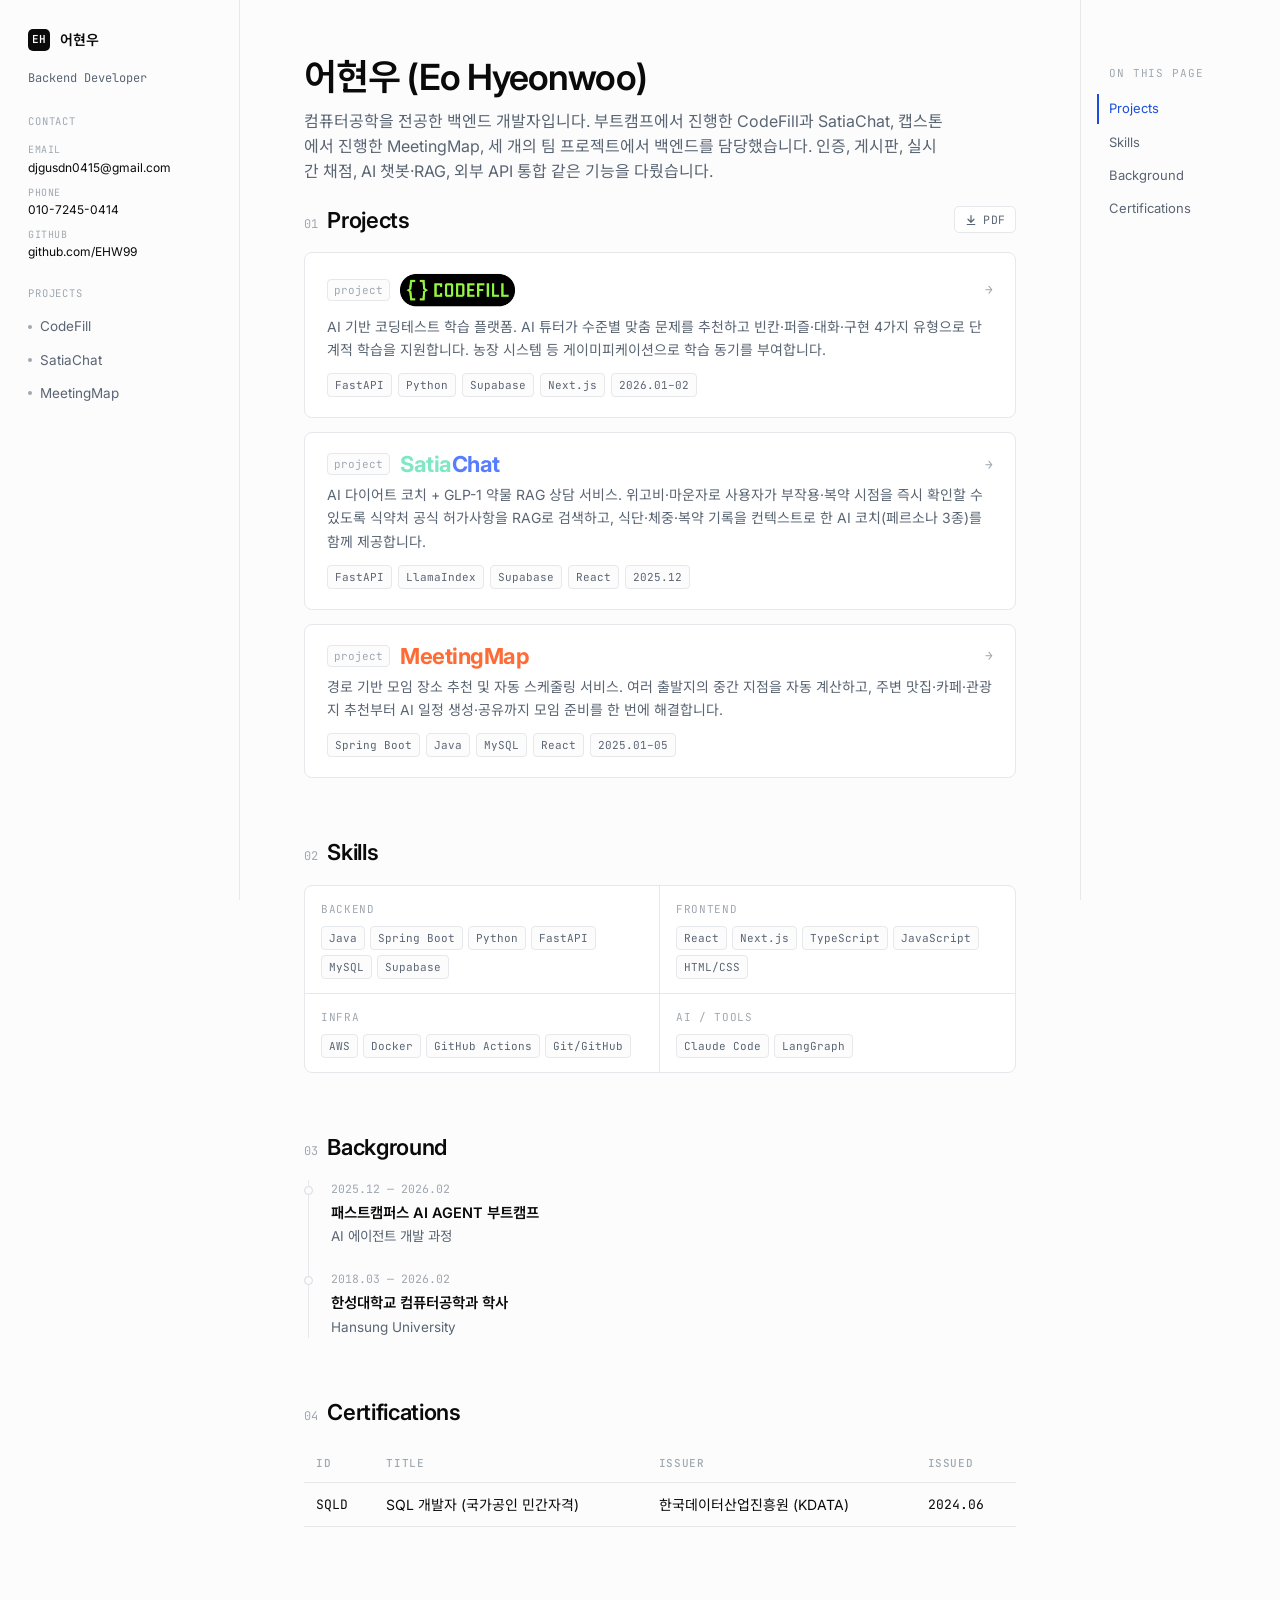
<file: index.html>
<!doctype html>
<html lang="ko">
<head>
<meta charset="utf-8" />
<meta name="viewport" content="width=device-width, initial-scale=1" />
<title>어현우 · Portfolio</title>
<link rel="preconnect" href="https://fonts.googleapis.com" />
<link rel="preconnect" href="https://fonts.gstatic.com" crossorigin />
<link href="https://fonts.googleapis.com/css2?family=Inter:wght@400;500;600;700&family=JetBrains+Mono:wght@400;500&family=Noto+Sans+KR:wght@400;500;600;700&display=swap" rel="stylesheet" />
<link rel="stylesheet" href="styles.css?v=4" />
</head>
<body>
<div class="shell">

  <!-- ===================== SIDEBAR ===================== -->
  <aside class="sidebar">
    <a class="sb-brand" href="index.html">
      <div class="mark">EH</div>
      <div class="name">어현우</div>
    </a>
    <div class="sb-role">Backend Developer</div>

    <div class="sb-section">
      <div class="sb-section-title">Contact</div>
      <ul class="sb-contact">
        <li>
          <span class="k">Email</span>
          <span class="v"><a href="mailto:djgusdn0415@gmail.com">djgusdn0415@gmail.com</a></span>
        </li>
        <li>
          <span class="k">Phone</span>
          <span class="v">010-7245-0414</span>
        </li>
        <li>
          <span class="k">GitHub</span>
          <span class="v"><a href="https://github.com/EHW99" target="_blank" rel="noopener">github.com/EHW99</a></span>
        </li>
      </ul>
    </div>

    <div class="sb-section">
      <div class="sb-section-title">Projects</div>
      <ul class="sb-list">
        <li><a class="sb-link" href="codefill.html"><span class="dot"></span>CodeFill</a></li>
        <li><a class="sb-link" href="satiachat.html"><span class="dot"></span>SatiaChat</a></li>
        <li><a class="sb-link" href="meetingmap.html"><span class="dot"></span>MeetingMap</a></li>
      </ul>
    </div>
  </aside>

  <!-- ===================== MAIN ===================== -->
  <main class="main">
<h1 class="page-title">어현우 (Eo Hyeonwoo)</h1>
    <p class="page-subtitle">
      컴퓨터공학을 전공한 백엔드 개발자입니다.
      부트캠프에서 진행한 CodeFill과 SatiaChat, 캡스톤에서 진행한 MeetingMap,
      세 개의 팀 프로젝트에서 백엔드를 담당했습니다.
      인증, 게시판, 실시간 채점, AI 챗봇·RAG, 외부 API 통합 같은 기능을 다뤘습니다.
    </p>

    <!-- ============ PROJECTS ============ -->
    <section class="section" id="projects">
      <div class="section-h2-row">
        <h2 class="section-h2"><span class="num">01</span>Projects</h2>
        <button type="button" class="pdf-trigger" id="open-pdf" aria-haspopup="dialog">
          <svg width="12" height="12" viewBox="0 0 16 16" fill="none" stroke="currentColor" stroke-width="1.6" aria-hidden="true">
            <path d="M8 2v9M4 7l4 4 4-4M3 14h10" stroke-linecap="round" stroke-linejoin="round"/>
          </svg>
          PDF
        </button>
      </div>

      <a class="callout" href="codefill.html">
        <div class="callout-head">
          <span class="callout-tag">project</span>
          <span class="callout-title">
            <img class="callout-logo" src="assets/codefill-logo.png" alt="CodeFill" />
          </span>
          <span class="callout-arrow">→</span>
        </div>
        <p class="callout-summary">
          AI 기반 코딩테스트 학습 플랫폼. AI 튜터가 수준별 맞춤 문제를 추천하고
          빈칸·퍼즐·대화·구현 4가지 유형으로 단계적 학습을 지원합니다. 농장
          시스템 등 게이미피케이션으로 학습 동기를 부여합니다.
        </p>
        <div class="callout-meta">
          <span class="chip">FastAPI</span>
          <span class="chip">Python</span>
          <span class="chip">Supabase</span>
          <span class="chip">Next.js</span>
          <span class="chip">2026.01–02</span>
        </div>
      </a>

      <a class="callout" href="satiachat.html">
        <div class="callout-head">
          <span class="callout-tag">project</span>
          <span class="callout-title">
            <span class="callout-logo-text"><span class="satia-mint">Satia</span><span class="satia-blue">Chat</span></span>
          </span>
          <span class="callout-arrow">→</span>
        </div>
        <p class="callout-summary">
          AI 다이어트 코치 + GLP-1 약물 RAG 상담 서비스. 위고비·마운자로
          사용자가 부작용·복약 시점을 즉시 확인할 수 있도록 식약처 공식
          허가사항을 RAG로 검색하고, 식단·체중·복약 기록을 컨텍스트로 한
          AI 코치(페르소나 3종)를 함께 제공합니다.
        </p>
        <div class="callout-meta">
          <span class="chip">FastAPI</span>
          <span class="chip">LlamaIndex</span>
          <span class="chip">Supabase</span>
          <span class="chip">React</span>
          <span class="chip">2025.12</span>
        </div>
      </a>

      <a class="callout" href="meetingmap.html">
        <div class="callout-head">
          <span class="callout-tag">project</span>
          <span class="callout-title">
            <span class="callout-logo-text mm-orange">MeetingMap</span>
          </span>
          <span class="callout-arrow">→</span>
        </div>
        <p class="callout-summary">
          경로 기반 모임 장소 추천 및 자동 스케줄링 서비스. 여러 출발지의
          중간 지점을 자동 계산하고, 주변 맛집·카페·관광지 추천부터 AI 일정
          생성·공유까지 모임 준비를 한 번에 해결합니다.
        </p>
        <div class="callout-meta">
          <span class="chip">Spring Boot</span>
          <span class="chip">Java</span>
          <span class="chip">MySQL</span>
          <span class="chip">React</span>
          <span class="chip">2025.01–05</span>
        </div>
      </a>
    </section>

    <!-- ============ SKILLS ============ -->
    <section class="section" id="skills">
      <h2 class="section-h2"><span class="num">02</span>Skills</h2>

      <div class="skills-grid">
        <div class="skill-cell">
          <div class="skill-label">Backend</div>
          <div class="skill-items">
            <span class="chip">Java</span>
            <span class="chip">Spring Boot</span>
            <span class="chip">Python</span>
            <span class="chip">FastAPI</span>
            <span class="chip">MySQL</span>
            <span class="chip">Supabase</span>
          </div>
        </div>
        <div class="skill-cell">
          <div class="skill-label">Frontend</div>
          <div class="skill-items">
            <span class="chip">React</span>
            <span class="chip">Next.js</span>
            <span class="chip">TypeScript</span>
            <span class="chip">JavaScript</span>
            <span class="chip">HTML/CSS</span>
          </div>
        </div>
        <div class="skill-cell">
          <div class="skill-label">Infra</div>
          <div class="skill-items">
            <span class="chip">AWS</span>
            <span class="chip">Docker</span>
            <span class="chip">GitHub Actions</span>
            <span class="chip">Git/GitHub</span>
          </div>
        </div>
        <div class="skill-cell">
          <div class="skill-label">AI / Tools</div>
          <div class="skill-items">
            <span class="chip">Claude Code</span>
            <span class="chip">LangGraph</span>
          </div>
        </div>
      </div>
    </section>

    <!-- ============ BACKGROUND ============ -->
    <section class="section" id="background">
      <h2 class="section-h2"><span class="num">03</span>Background</h2>

      <div class="timeline">
        <div class="tl-item">
          <div class="tl-date">2025.12 — 2026.02</div>
          <div class="tl-title">패스트캠퍼스 AI AGENT 부트캠프</div>
          <div class="tl-org">AI 에이전트 개발 과정</div>
        </div>
        <div class="tl-item">
          <div class="tl-date">2018.03 — 2026.02</div>
          <div class="tl-title">한성대학교 컴퓨터공학과 학사</div>
          <div class="tl-org">Hansung University</div>
        </div>
      </div>
    </section>

    <!-- ============ CERTIFICATIONS ============ -->
    <section class="section" id="certifications">
      <h2 class="section-h2"><span class="num">04</span>Certifications</h2>
      <table class="spec">
        <thead>
          <tr>
            <th>ID</th>
            <th>Title</th>
            <th>Issuer</th>
            <th>Issued</th>
          </tr>
        </thead>
        <tbody>
          <tr>
            <td class="mono">SQLD</td>
            <td>SQL 개발자 (국가공인 민간자격)</td>
            <td>한국데이터산업진흥원 (KDATA)</td>
            <td class="mono">2024.06</td>
          </tr>
        </tbody>
      </table>
    </section>

  </main>

  <!-- ===================== RIGHT RAIL ===================== -->
  <aside class="rail">
    <div class="rail-title">On this page</div>
    <ul class="rail-list" id="rail">
      <li><a class="rail-link active" href="#projects">Projects</a></li>
      <li><a class="rail-link" href="#skills">Skills</a></li>
      <li><a class="rail-link" href="#background">Background</a></li>
      <li><a class="rail-link" href="#certifications">Certifications</a></li>
    </ul>
  </aside>

</div>

<!-- ===================== PDF EXPORT MODAL ===================== -->
<div class="pdf-modal" id="pdf-modal" role="dialog" aria-modal="true" aria-labelledby="pdf-modal-title" aria-hidden="true">
  <div class="pdf-modal-card" role="document">
    <h3 class="pdf-modal-title" id="pdf-modal-title">PDF로 내보내기</h3>
    <p class="pdf-modal-sub">포함할 프로젝트를 선택하세요. 인쇄 대화상자에서 <strong>PDF로 저장</strong>을 선택하면 됩니다.</p>
    <div class="pdf-checkbox-list">
      <label class="pdf-check">
        <input type="checkbox" value="codefill" checked />
        <span>CodeFill</span>
      </label>
      <label class="pdf-check">
        <input type="checkbox" value="satiachat" checked />
        <span>SatiaChat</span>
      </label>
      <label class="pdf-check">
        <input type="checkbox" value="meetingmap" checked />
        <span>MeetingMap</span>
      </label>
    </div>
    <div class="pdf-modal-note">팁 — 인쇄 대화상자에서 <em>배경 그래픽</em>을 켜면 색상이 그대로 나와요.</div>
    <div class="pdf-modal-actions">
      <button type="button" class="pdf-btn secondary" id="pdf-cancel">Cancel</button>
      <button type="button" class="pdf-btn primary" id="pdf-go">Download</button>
    </div>
  </div>
</div>

<script>
  (function () {
    const railLinks = Array.from(document.querySelectorAll('#rail .rail-link'));
    const sbLinks = Array.from(document.querySelectorAll('.sidebar .sb-link[href^="#"]'));
    const targets = railLinks
      .map(l => document.querySelector(l.getAttribute('href')))
      .filter(Boolean);
    if (!targets.length) return;

    const intersecting = new Set();

    const setActive = id => {
      railLinks.forEach(l => l.classList.toggle('active', l.getAttribute('href') === '#' + id));
      sbLinks.forEach(l => l.classList.toggle('active', l.getAttribute('href') === '#' + id));
    };

    const update = () => {
      if (!intersecting.size) return;
      const topmost = [...intersecting].sort(
        (a, b) => a.getBoundingClientRect().top - b.getBoundingClientRect().top
      )[0];
      setActive(topmost.id);
    };

    const io = new IntersectionObserver(entries => {
      entries.forEach(e => {
        if (e.isIntersecting) intersecting.add(e.target);
        else intersecting.delete(e.target);
      });
      update();
    }, { rootMargin: '-15% 0px -60% 0px', threshold: 0 });

    targets.forEach(t => io.observe(t));
  })();

  // ============== PDF EXPORT ==============
  (function () {
    const TITLES = {
      codefill: 'CodeFill',
      satiachat: 'SatiaChat',
      meetingmap: 'MeetingMap'
    };

    const trigger = document.getElementById('open-pdf');
    const modal = document.getElementById('pdf-modal');
    const cancelBtn = document.getElementById('pdf-cancel');
    const goBtn = document.getElementById('pdf-go');
    if (!trigger || !modal) return;

    const openModal = () => {
      modal.classList.add('open');
      modal.setAttribute('aria-hidden', 'false');
    };
    const closeModal = () => {
      modal.classList.remove('open');
      modal.setAttribute('aria-hidden', 'true');
    };

    trigger.addEventListener('click', openModal);
    cancelBtn.addEventListener('click', closeModal);
    modal.addEventListener('click', e => {
      if (e.target === modal) closeModal();
    });
    document.addEventListener('keydown', e => {
      if (e.key === 'Escape' && modal.classList.contains('open')) closeModal();
    });

    goBtn.addEventListener('click', async () => {
      const checks = modal.querySelectorAll('input[type="checkbox"]');
      const selected = [];
      checks.forEach(c => {
        if (c.checked) selected.push(c.value);
      });
      if (selected.length === 0) {
        alert('하나 이상의 프로젝트를 선택하세요.');
        return;
      }
      goBtn.disabled = true;
      const original = goBtn.textContent;
      goBtn.textContent = 'Preparing…';
      try {
        await buildAndPrint(selected);
      } catch (err) {
        console.error(err);
        alert('PDF 준비 중 오류가 발생했습니다. 콘솔을 확인해주세요.');
      } finally {
        goBtn.disabled = false;
        goBtn.textContent = original;
        closeModal();
      }
    });

    async function buildAndPrint(keys) {
      const docs = {};
      for (const key of keys) {
        const r = await fetch(`${key}.html`, { cache: 'no-cache' });
        if (!r.ok) throw new Error(`Fetch ${key}.html failed: ${r.status}`);
        const html = await r.text();
        docs[key] = new DOMParser().parseFromString(html, 'text/html');
      }

      const baseHref = location.href.replace(/[^/]+$/, '');

      const coverHtml = `
        <section class="pdf-cover">
          <div class="pdf-cover-inner">
            <div class="pdf-cover-eyebrow">Portfolio · 2026</div>
            <h1 class="pdf-cover-name">어현우</h1>
            <p class="pdf-cover-role">Backend Developer</p>
            <ul class="pdf-cover-meta">
              <li><span class="k">Email</span><span class="v">djgusdn0415@gmail.com</span></li>
              <li><span class="k">Phone</span><span class="v">010-7245-0414</span></li>
              <li><span class="k">GitHub</span><span class="v">github.com/EHW99</span></li>
            </ul>
            <div class="pdf-toc">
              <div class="pdf-toc-title">Contents</div>
              <ol>
                ${keys.map(k => `<li>${TITLES[k]}</li>`).join('')}
              </ol>
            </div>
          </div>
        </section>
      `;

      const projectsHtml = keys.map(key => {
        const main = docs[key].querySelector('main.main');
        if (!main) return '';
        const clone = main.cloneNode(true);
        clone.querySelectorAll('script').forEach(s => s.remove());
        // Strip page-meta link bar (URLs reappear via @media print's a[href]:after)
        return `<section class="pdf-project" data-project="${key}">${clone.innerHTML}</section>`;
      }).join('');

      const fullHtml = `<!doctype html>
<html lang="ko">
<head>
<meta charset="utf-8" />
<base href="${baseHref}" />
<title>어현우 포트폴리오</title>
<link rel="preconnect" href="https://fonts.googleapis.com" />
<link rel="preconnect" href="https://fonts.gstatic.com" crossorigin />
<link href="https://fonts.googleapis.com/css2?family=Inter:wght@400;500;600;700&family=JetBrains+Mono:wght@400;500&family=Noto+Sans+KR:wght@400;500;600;700&display=swap" rel="stylesheet" />
<link rel="stylesheet" href="styles.css?v=4" />
</head>
<body class="pdf-mode">
${coverHtml}
${projectsHtml}
</body>
</html>`;

      return new Promise((resolve) => {
        const old = document.getElementById('pdf-frame');
        if (old) old.remove();
        const iframe = document.createElement('iframe');
        iframe.id = 'pdf-frame';
        iframe.setAttribute('aria-hidden', 'true');
        iframe.style.cssText = 'position:fixed;left:-99999px;top:0;width:794px;height:1123px;border:0;visibility:hidden;';
        document.body.appendChild(iframe);

        const cdoc = iframe.contentDocument;
        cdoc.open();
        cdoc.write(fullHtml);
        cdoc.close();

        const waitAll = () => {
          const fontsReady = (cdoc.fonts && cdoc.fonts.ready) ? cdoc.fonts.ready : Promise.resolve();
          const imgs = Array.from(cdoc.images);
          const imgsReady = Promise.all(imgs.map(img => {
            if (img.complete && img.naturalWidth > 0) return Promise.resolve();
            return new Promise(res => {
              const done = () => res();
              img.addEventListener('load', done, { once: true });
              img.addEventListener('error', done, { once: true });
            });
          }));
          return Promise.all([fontsReady, imgsReady]);
        };

        const fire = () => {
          waitAll().then(() => {
            // Allow layout to settle after fonts/images
            setTimeout(() => {
              try {
                iframe.contentWindow.focus();
                iframe.contentWindow.print();
              } catch (e) {
                console.error(e);
              }
              resolve();
            }, 250);
          });
        };

        if (cdoc.readyState === 'complete') {
          fire();
        } else {
          iframe.addEventListener('load', fire, { once: true });
          // Fallback in case load doesn't fire after document.write
          setTimeout(fire, 1500);
        }
      });
    }
  })();
</script>
</body>
</html>
</file>
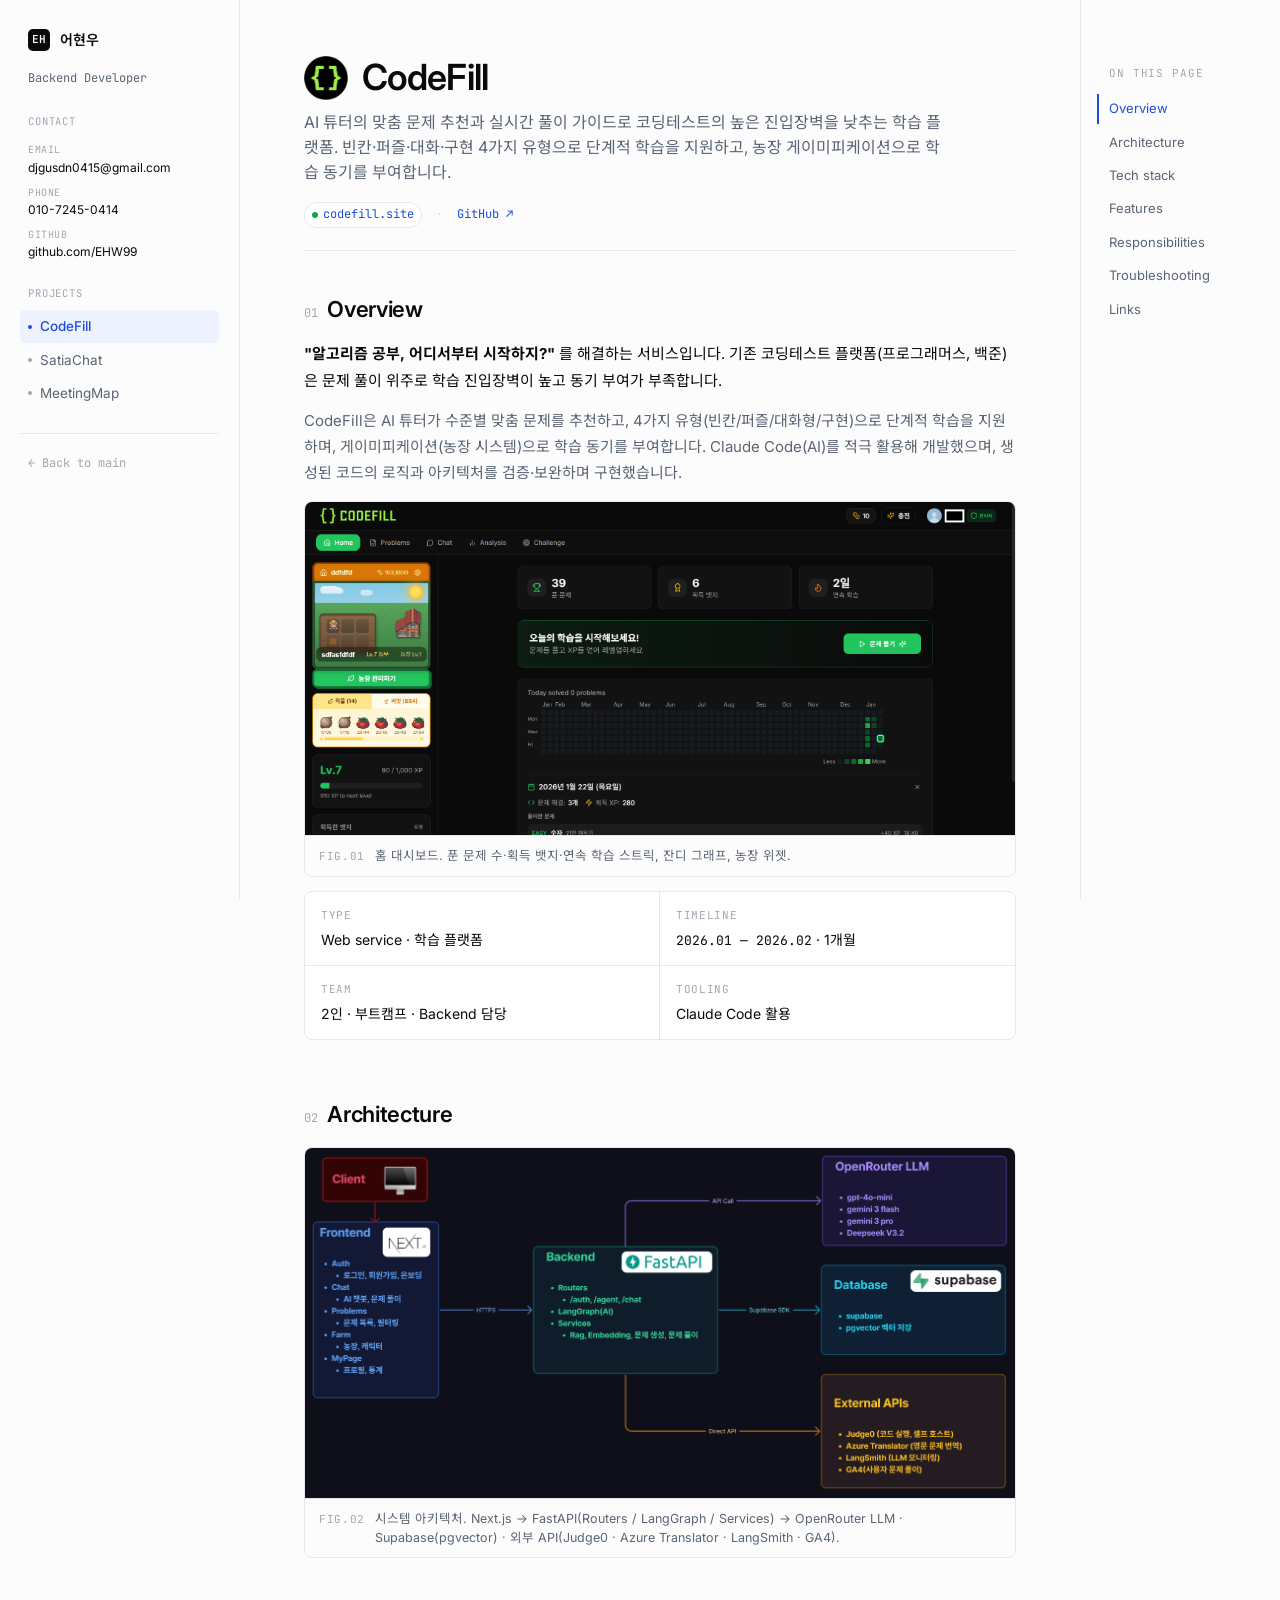
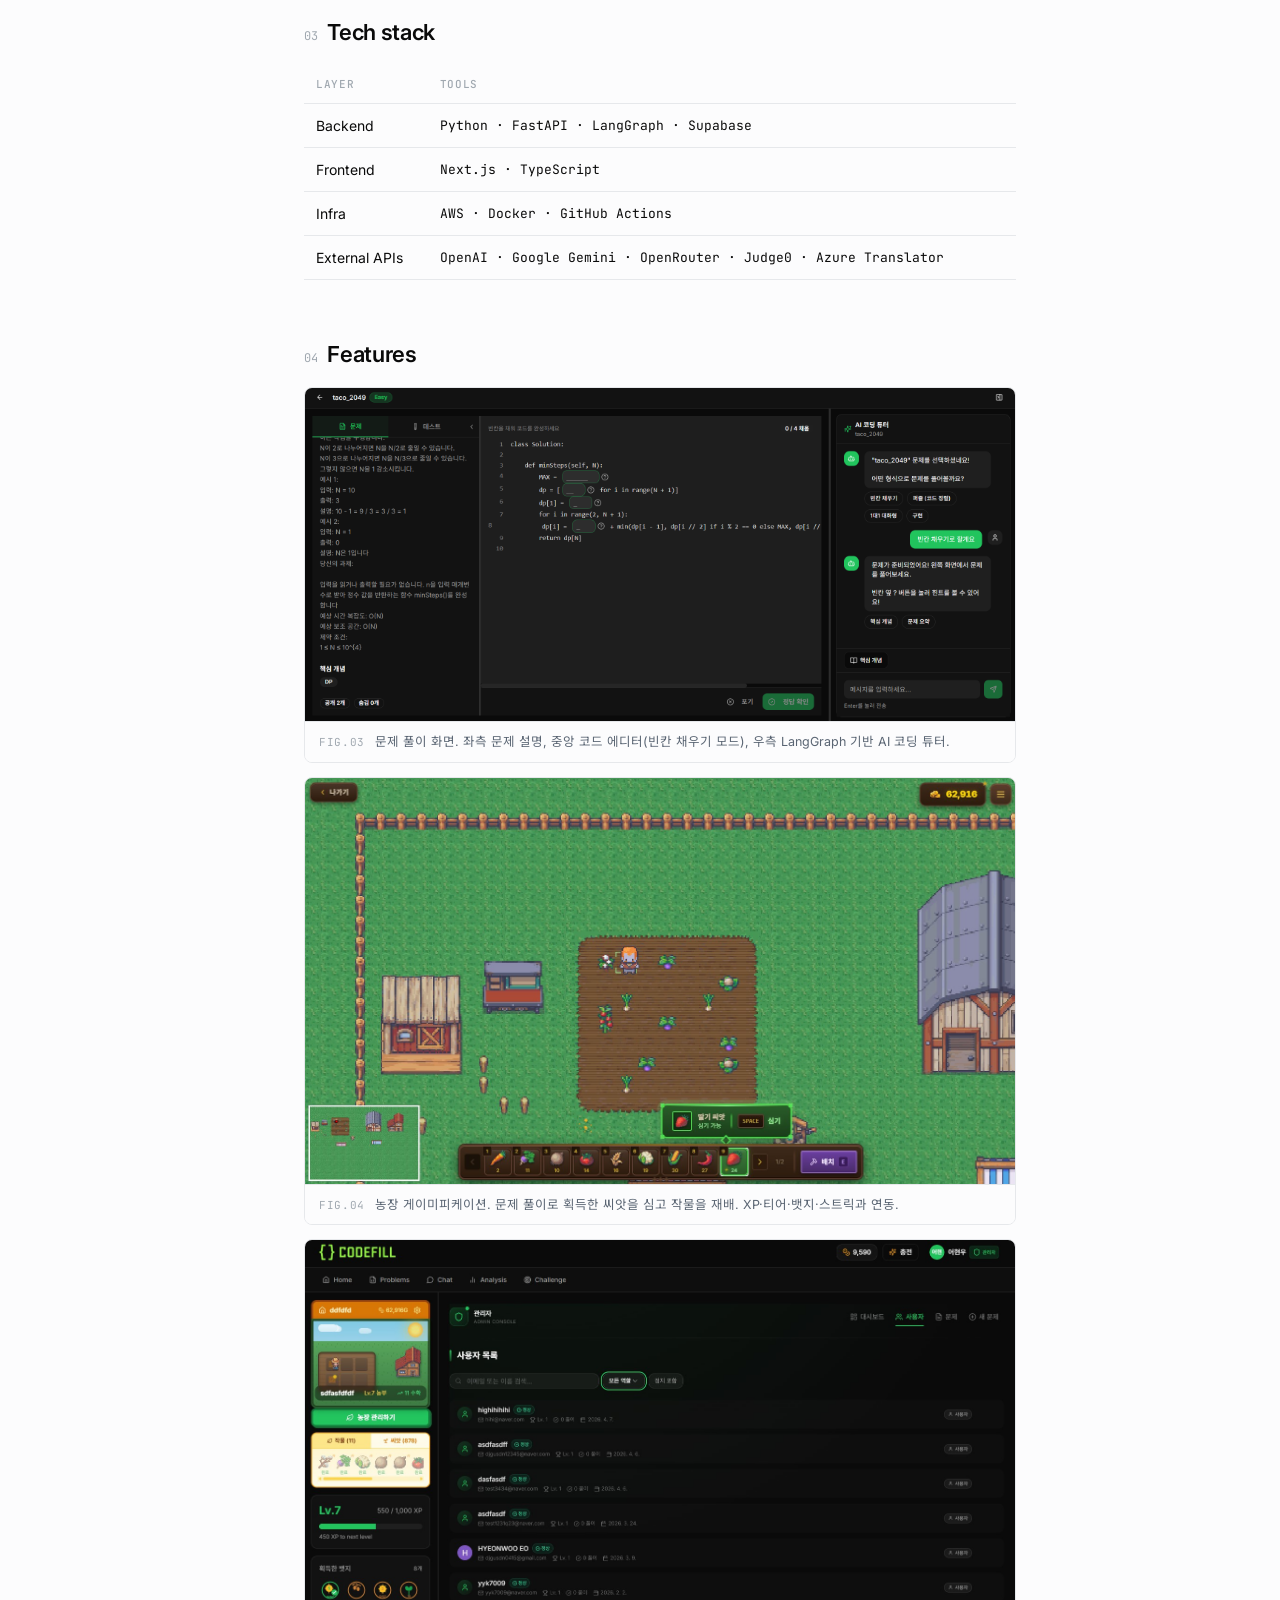
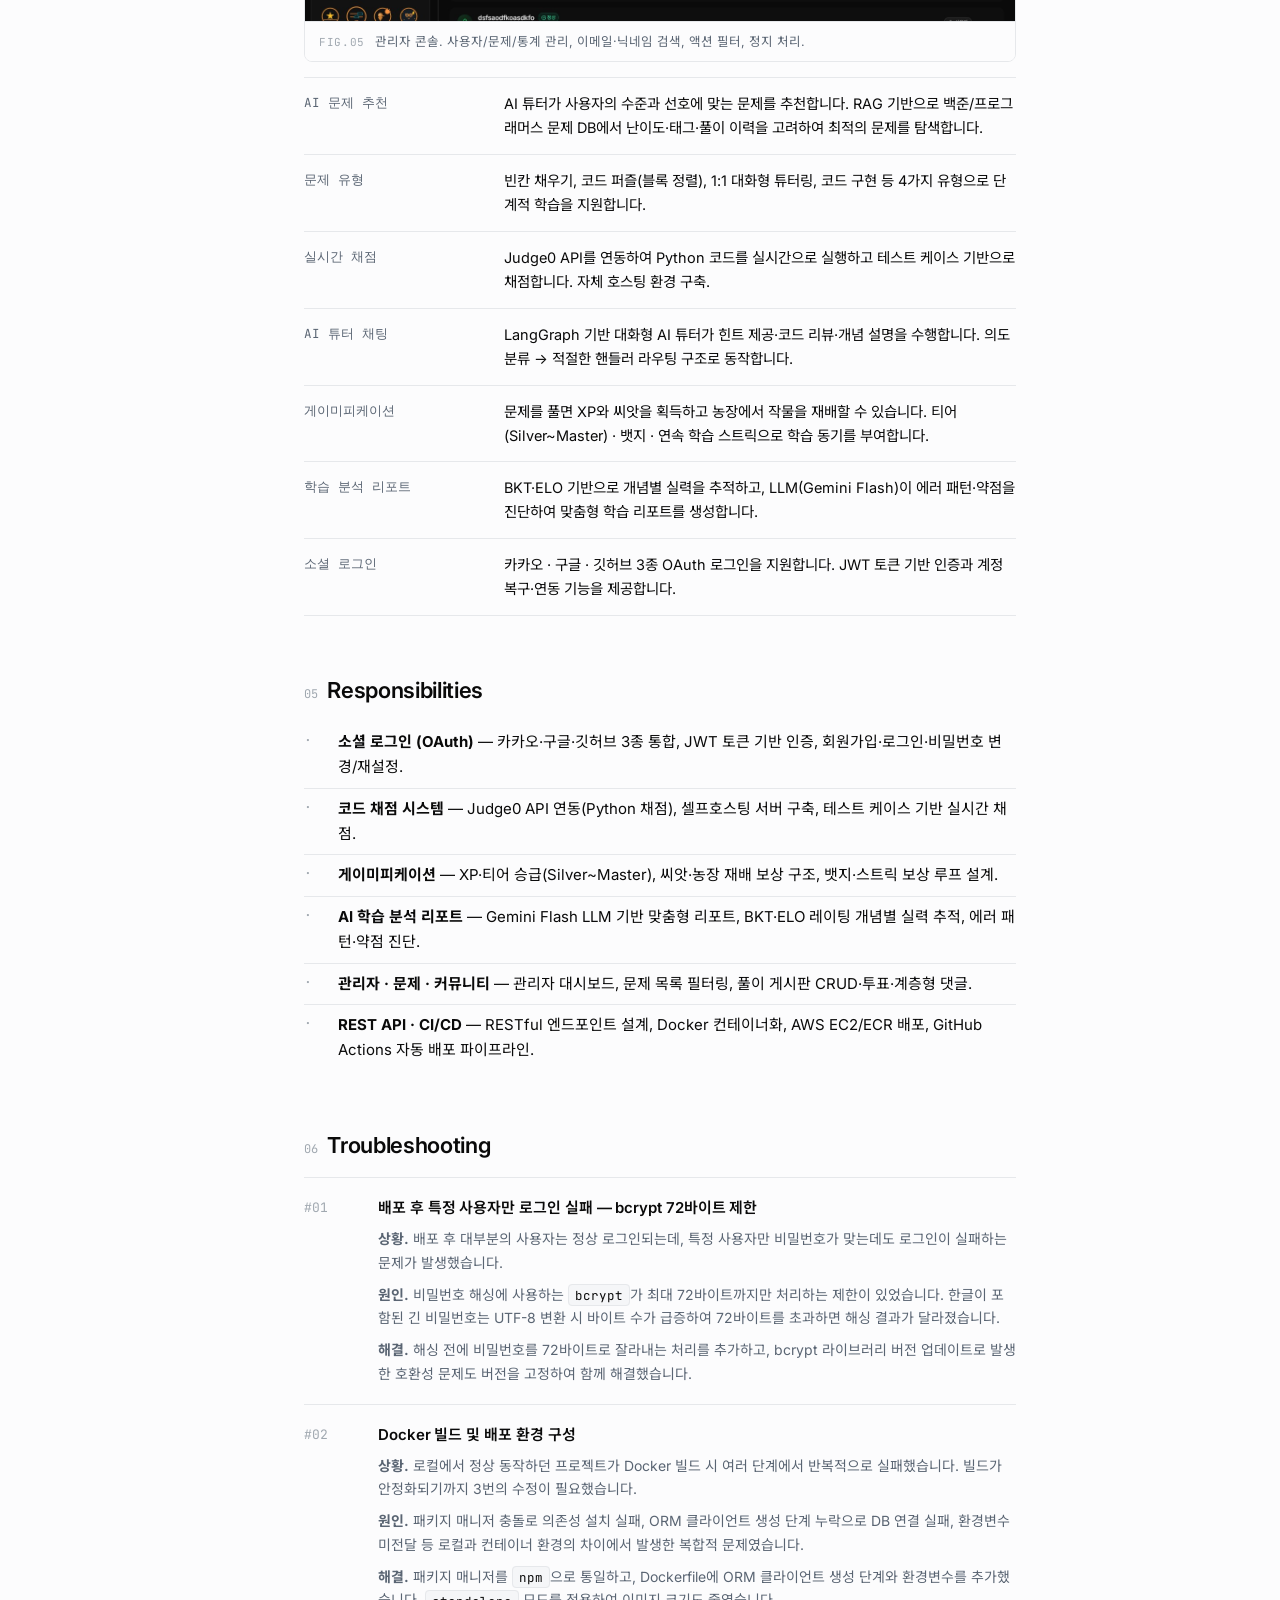
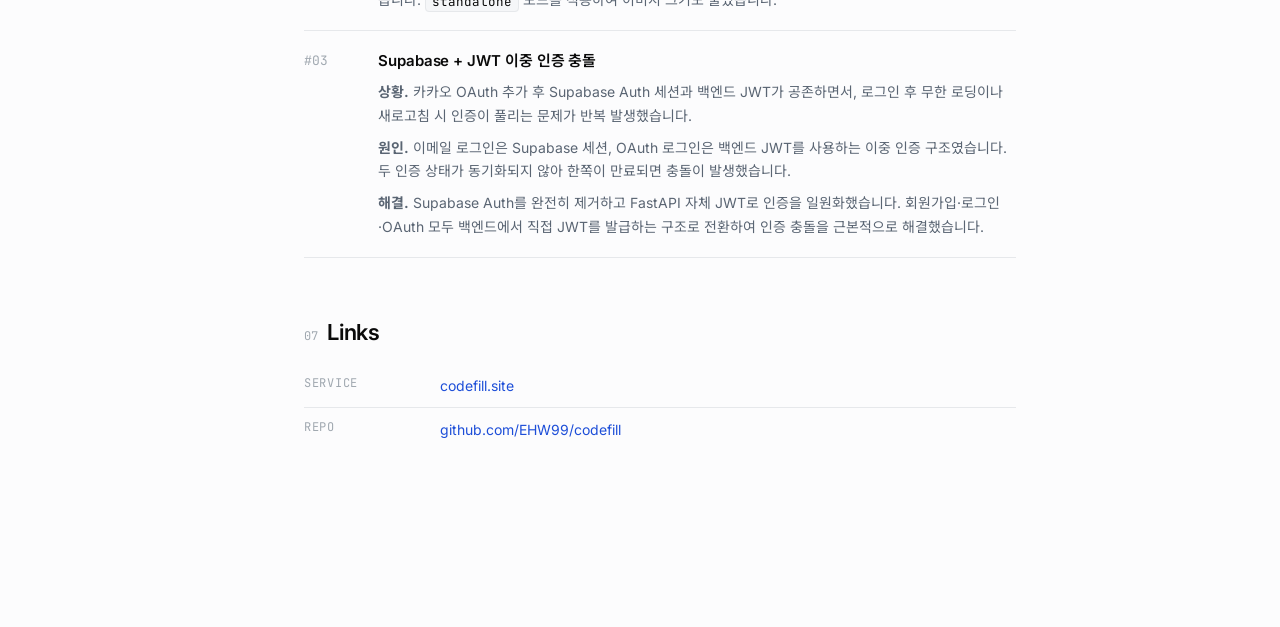
<file: codefill.html>
<!doctype html>
<html lang="ko">
<head>
<meta charset="utf-8" />
<meta name="viewport" content="width=device-width, initial-scale=1" />
<title>CodeFill · 어현우</title>
<link rel="preconnect" href="https://fonts.googleapis.com" />
<link rel="preconnect" href="https://fonts.gstatic.com" crossorigin />
<link href="https://fonts.googleapis.com/css2?family=Inter:wght@400;500;600;700&family=JetBrains+Mono:wght@400;500&family=Noto+Sans+KR:wght@400;500;600;700&display=swap" rel="stylesheet" />
<link rel="stylesheet" href="styles.css?v=3" />
<style>
.figure { margin: 0 0 14px; border: 1px solid var(--border); border-radius: 8px; overflow: hidden; background: var(--surface); }
.figure img { display: block; width: 100%; height: auto; }
.figure-caption { display: flex; align-items: baseline; gap: 10px; padding: 10px 14px; border-top: 1px solid var(--border); background: var(--bg); font-size: 12.5px; color: var(--text-secondary); line-height: 1.55; }
.figure-caption .label { font-family: var(--font-mono); font-size: 11px; text-transform: uppercase; letter-spacing: 0.06em; color: var(--text-muted); flex-shrink: 0; }
.figure.arch { background: #ffffff; }
</style>
</head>
<body>
<div class="shell">

  <aside class="sidebar">
    <a class="sb-brand" href="index.html">
      <div class="mark">EH</div>
      <div class="name">어현우</div>
    </a>
    <div class="sb-role">Backend Developer</div>

    <div class="sb-section">
      <div class="sb-section-title">Contact</div>
      <ul class="sb-contact">
        <li>
          <span class="k">Email</span>
          <span class="v"><a href="mailto:djgusdn0415@gmail.com">djgusdn0415@gmail.com</a></span>
        </li>
        <li>
          <span class="k">Phone</span>
          <span class="v">010-7245-0414</span>
        </li>
        <li>
          <span class="k">GitHub</span>
          <span class="v"><a href="https://github.com/EHW99" target="_blank" rel="noopener">github.com/EHW99</a></span>
        </li>
      </ul>
    </div>

    <div class="sb-section">
      <div class="sb-section-title">Projects</div>
      <ul class="sb-list">
        <li><a class="sb-link active" href="codefill.html"><span class="dot"></span>CodeFill</a></li>
        <li><a class="sb-link" href="satiachat.html"><span class="dot"></span>SatiaChat</a></li>
        <li><a class="sb-link" href="meetingmap.html"><span class="dot"></span>MeetingMap</a></li>
      </ul>
    </div>

    <div class="sb-back">
      <a href="index.html">← Back to main</a>
    </div>
  </aside>

  <main class="main">
<div class="page-title-row">
  <img class="page-title-icon" src="assets/codefill-icon.png" alt="" />
  <h1 class="page-title">CodeFill</h1>
</div>
    <p class="page-subtitle">
      AI 튜터의 맞춤 문제 추천과 실시간 풀이 가이드로 코딩테스트의 높은
      진입장벽을 낮추는 학습 플랫폼. 빈칸·퍼즐·대화·구현 4가지 유형으로
      단계적 학습을 지원하고, 농장 게이미피케이션으로 학습 동기를 부여합니다.
    </p>
    <div class="page-meta">
      <a href="https://codefill.site/" target="_blank" rel="noopener" class="pill" style="color:var(--accent); text-decoration:none;"><span class="dot"></span>codefill.site</a>
      <span class="sep">·</span>
      <a href="https://github.com/EHW99/codefill" target="_blank" rel="noopener" style="font-family:var(--font-mono); font-size:12px;">GitHub ↗</a>
    </div>

    <!-- Overview -->
    <section class="section" id="overview">
      <h2 class="section-h2"><span class="num">01</span>Overview</h2>
      <p class="lead">
        <strong>"알고리즘 공부, 어디서부터 시작하지?"</strong> 를 해결하는
        서비스입니다. 기존 코딩테스트 플랫폼(프로그래머스, 백준)은 문제 풀이
        위주로 학습 진입장벽이 높고 동기 부여가 부족합니다.
      </p>
      <p class="lead secondary">
        CodeFill은 AI 튜터가 수준별 맞춤 문제를 추천하고, 4가지 유형(빈칸/퍼즐/대화형/구현)으로
        단계적 학습을 지원하며, 게이미피케이션(농장 시스템)으로 학습 동기를
        부여합니다. Claude Code(AI)를 적극 활용해 개발했으며, 생성된 코드의
        로직과 아키텍처를 검증·보완하며 구현했습니다.
      </p>

      <figure class="figure">
        <img src="assets/codefill-home.png" alt="CodeFill 홈 화면 — 학습 대시보드" />
        <figcaption class="figure-caption">
          <span class="label">fig.01</span>
          <span>홈 대시보드. 푼 문제 수·획득 뱃지·연속 학습 스트릭, 잔디 그래프, 농장 위젯.</span>
        </figcaption>
      </figure>

      <div class="facts">
        <div class="fact">
          <div class="fact-key">Type</div>
          <div class="fact-val">Web service · 학습 플랫폼</div>
        </div>
        <div class="fact">
          <div class="fact-key">Timeline</div>
          <div class="fact-val"><span class="mono">2026.01 — 2026.02</span> · 1개월</div>
        </div>
        <div class="fact">
          <div class="fact-key">Team</div>
          <div class="fact-val">2인 · 부트캠프 · Backend 담당</div>
        </div>
        <div class="fact">
          <div class="fact-key">Tooling</div>
          <div class="fact-val">Claude Code 활용</div>
        </div>
      </div>
    </section>

    <!-- Architecture -->
    <section class="section" id="architecture">
      <h2 class="section-h2"><span class="num">02</span>Architecture</h2>

      <figure class="figure arch">
        <img src="assets/codefill-architecture.png" alt="CodeFill 시스템 아키텍처 다이어그램" />
        <figcaption class="figure-caption">
          <span class="label">fig.02</span>
          <span>시스템 아키텍처. Next.js → FastAPI(Routers / LangGraph / Services) → OpenRouter LLM · Supabase(pgvector) · 외부 API(Judge0 · Azure Translator · LangSmith · GA4).</span>
        </figcaption>
      </figure>

    </section>

    <!-- Tech stack -->
    <section class="section" id="tech-stack">
      <h2 class="section-h2"><span class="num">03</span>Tech stack</h2>
      <table class="spec">
        <thead>
          <tr><th>Layer</th><th>Tools</th></tr>
        </thead>
        <tbody>
          <tr><td>Backend</td><td class="mono">Python · FastAPI · LangGraph · Supabase</td></tr>
          <tr><td>Frontend</td><td class="mono">Next.js · TypeScript</td></tr>
          <tr><td>Infra</td><td class="mono">AWS · Docker · GitHub Actions</td></tr>
          <tr><td>External APIs</td><td class="mono">OpenAI · Google Gemini · OpenRouter · Judge0 · Azure Translator</td></tr>
        </tbody>
      </table>
    </section>

    <!-- Features -->
    <section class="section" id="features">
      <h2 class="section-h2"><span class="num">04</span>Features</h2>

      <figure class="figure">
        <img src="assets/codefill-chat.png" alt="문제 풀이 화면 — AI 코딩 튜터 채팅" />
        <figcaption class="figure-caption">
          <span class="label">fig.03</span>
          <span>문제 풀이 화면. 좌측 문제 설명, 중앙 코드 에디터(빈칸 채우기 모드), 우측 LangGraph 기반 AI 코딩 튜터.</span>
        </figcaption>
      </figure>

      <figure class="figure">
        <img src="assets/codefill-farm.jpg" alt="농장 게이미피케이션 화면" />
        <figcaption class="figure-caption">
          <span class="label">fig.04</span>
          <span>농장 게이미피케이션. 문제 풀이로 획득한 씨앗을 심고 작물을 재배. XP·티어·뱃지·스트릭과 연동.</span>
        </figcaption>
      </figure>

      <figure class="figure">
        <img src="assets/codefill-admin.jpg" alt="관리자 콘솔 — 사용자 목록" />
        <figcaption class="figure-caption">
          <span class="label">fig.05</span>
          <span>관리자 콘솔. 사용자/문제/통계 관리, 이메일·닉네임 검색, 액션 필터, 정지 처리.</span>
        </figcaption>
      </figure>

      <dl class="dl">
        <div class="dl-row">
          <dt class="dl-key">AI 문제 추천</dt>
          <dd class="dl-val">
            AI 튜터가 사용자의 수준과 선호에 맞는 문제를 추천합니다. RAG 기반으로
            백준/프로그래머스 문제 DB에서 난이도·태그·풀이 이력을 고려하여
            최적의 문제를 탐색합니다.
          </dd>
        </div>
        <div class="dl-row">
          <dt class="dl-key">문제 유형</dt>
          <dd class="dl-val">
            빈칸 채우기, 코드 퍼즐(블록 정렬), 1:1 대화형 튜터링, 코드 구현 등
            4가지 유형으로 단계적 학습을 지원합니다.
          </dd>
        </div>
        <div class="dl-row">
          <dt class="dl-key">실시간 채점</dt>
          <dd class="dl-val">
            Judge0 API를 연동하여 Python 코드를 실시간으로 실행하고 테스트
            케이스 기반으로 채점합니다. 자체 호스팅 환경 구축.
          </dd>
        </div>
        <div class="dl-row">
          <dt class="dl-key">AI 튜터 채팅</dt>
          <dd class="dl-val">
            LangGraph 기반 대화형 AI 튜터가 힌트 제공·코드 리뷰·개념 설명을
            수행합니다. 의도 분류 → 적절한 핸들러 라우팅 구조로 동작합니다.
          </dd>
        </div>
        <div class="dl-row">
          <dt class="dl-key">게이미피케이션</dt>
          <dd class="dl-val">
            문제를 풀면 XP와 씨앗을 획득하고 농장에서 작물을 재배할 수 있습니다.
            티어(Silver~Master) · 뱃지 · 연속 학습 스트릭으로 학습 동기를 부여합니다.
          </dd>
        </div>
        <div class="dl-row">
          <dt class="dl-key">학습 분석 리포트</dt>
          <dd class="dl-val">
            BKT·ELO 기반으로 개념별 실력을 추적하고, LLM(Gemini Flash)이
            에러 패턴·약점을 진단하여 맞춤형 학습 리포트를 생성합니다.
          </dd>
        </div>
        <div class="dl-row">
          <dt class="dl-key">소셜 로그인</dt>
          <dd class="dl-val">
            카카오 · 구글 · 깃허브 3종 OAuth 로그인을 지원합니다. JWT 토큰 기반
            인증과 계정 복구·연동 기능을 제공합니다.
          </dd>
        </div>
      </dl>
    </section>

    <!-- Responsibilities -->
    <section class="section" id="responsibilities">
      <h2 class="section-h2"><span class="num">05</span>Responsibilities</h2>
      <ul style="list-style:none; padding-left:0;">
        <li style="padding:8px 0; border-bottom:1px solid var(--border); display:grid; grid-template-columns:24px 1fr; gap:10px;">
          <span style="font-family:var(--font-mono); color:var(--text-muted); font-size:13px;">·</span>
          <span><strong>소셜 로그인 (OAuth)</strong> — 카카오·구글·깃허브 3종 통합, JWT 토큰 기반 인증, 회원가입·로그인·비밀번호 변경/재설정.</span>
        </li>
        <li style="padding:8px 0; border-bottom:1px solid var(--border); display:grid; grid-template-columns:24px 1fr; gap:10px;">
          <span style="font-family:var(--font-mono); color:var(--text-muted); font-size:13px;">·</span>
          <span><strong>코드 채점 시스템</strong> — Judge0 API 연동(Python 채점), 셀프호스팅 서버 구축, 테스트 케이스 기반 실시간 채점.</span>
        </li>
        <li style="padding:8px 0; border-bottom:1px solid var(--border); display:grid; grid-template-columns:24px 1fr; gap:10px;">
          <span style="font-family:var(--font-mono); color:var(--text-muted); font-size:13px;">·</span>
          <span><strong>게이미피케이션</strong> — XP·티어 승급(Silver~Master), 씨앗·농장 재배 보상 구조, 뱃지·스트릭 보상 루프 설계.</span>
        </li>
        <li style="padding:8px 0; border-bottom:1px solid var(--border); display:grid; grid-template-columns:24px 1fr; gap:10px;">
          <span style="font-family:var(--font-mono); color:var(--text-muted); font-size:13px;">·</span>
          <span><strong>AI 학습 분석 리포트</strong> — Gemini Flash LLM 기반 맞춤형 리포트, BKT·ELO 레이팅 개념별 실력 추적, 에러 패턴·약점 진단.</span>
        </li>
        <li style="padding:8px 0; border-bottom:1px solid var(--border); display:grid; grid-template-columns:24px 1fr; gap:10px;">
          <span style="font-family:var(--font-mono); color:var(--text-muted); font-size:13px;">·</span>
          <span><strong>관리자 · 문제 · 커뮤니티</strong> — 관리자 대시보드, 문제 목록 필터링, 풀이 게시판 CRUD·투표·계층형 댓글.</span>
        </li>
        <li style="padding:8px 0; display:grid; grid-template-columns:24px 1fr; gap:10px;">
          <span style="font-family:var(--font-mono); color:var(--text-muted); font-size:13px;">·</span>
          <span><strong>REST API · CI/CD</strong> — RESTful 엔드포인트 설계, Docker 컨테이너화, AWS EC2/ECR 배포, GitHub Actions 자동 배포 파이프라인.</span>
        </li>
      </ul>
    </section>

    <!-- Troubleshooting -->
    <section class="section" id="troubleshooting">
      <h2 class="section-h2"><span class="num">06</span>Troubleshooting</h2>

      <div class="ts">
        <div class="ts-item" id="01">
          <div class="ts-anchor">#01</div>
          <div>
            <div class="ts-title">배포 후 특정 사용자만 로그인 실패 — bcrypt 72바이트 제한</div>
            <div class="ts-body">
              <p>
                <strong>상황.</strong> 배포 후 대부분의 사용자는 정상 로그인되는데,
                특정 사용자만 비밀번호가 맞는데도 로그인이 실패하는 문제가 발생했습니다.
              </p>
              <p>
                <strong>원인.</strong> 비밀번호 해싱에 사용하는 <code class="inline">bcrypt</code>가
                최대 72바이트까지만 처리하는 제한이 있었습니다. 한글이 포함된 긴
                비밀번호는 UTF-8 변환 시 바이트 수가 급증하여 72바이트를 초과하면
                해싱 결과가 달라졌습니다.
              </p>
              <p>
                <strong>해결.</strong> 해싱 전에 비밀번호를 72바이트로 잘라내는
                처리를 추가하고, bcrypt 라이브러리 버전 업데이트로 발생한 호환성
                문제도 버전을 고정하여 함께 해결했습니다.
              </p>
            </div>
          </div>
        </div>

        <div class="ts-item" id="02">
          <div class="ts-anchor">#02</div>
          <div>
            <div class="ts-title">Docker 빌드 및 배포 환경 구성</div>
            <div class="ts-body">
              <p>
                <strong>상황.</strong> 로컬에서 정상 동작하던 프로젝트가 Docker
                빌드 시 여러 단계에서 반복적으로 실패했습니다. 빌드가 안정화되기까지
                3번의 수정이 필요했습니다.
              </p>
              <p>
                <strong>원인.</strong> 패키지 매니저 충돌로 의존성 설치 실패,
                ORM 클라이언트 생성 단계 누락으로 DB 연결 실패, 환경변수 미전달 등
                로컬과 컨테이너 환경의 차이에서 발생한 복합적 문제였습니다.
              </p>
              <p>
                <strong>해결.</strong> 패키지 매니저를 <code class="inline">npm</code>으로
                통일하고, Dockerfile에 ORM 클라이언트 생성 단계와 환경변수를
                추가했습니다. <code class="inline">standalone</code> 모드를 적용하여
                이미지 크기도 줄였습니다.
              </p>
            </div>
          </div>
        </div>

        <div class="ts-item" id="03">
          <div class="ts-anchor">#03</div>
          <div>
            <div class="ts-title">Supabase + JWT 이중 인증 충돌</div>
            <div class="ts-body">
              <p>
                <strong>상황.</strong> 카카오 OAuth 추가 후 Supabase Auth 세션과
                백엔드 JWT가 공존하면서, 로그인 후 무한 로딩이나 새로고침 시
                인증이 풀리는 문제가 반복 발생했습니다.
              </p>
              <p>
                <strong>원인.</strong> 이메일 로그인은 Supabase 세션, OAuth 로그인은
                백엔드 JWT를 사용하는 이중 인증 구조였습니다. 두 인증 상태가
                동기화되지 않아 한쪽이 만료되면 충돌이 발생했습니다.
              </p>
              <p>
                <strong>해결.</strong> Supabase Auth를 완전히 제거하고 FastAPI 자체
                JWT로 인증을 일원화했습니다. 회원가입·로그인·OAuth 모두 백엔드에서
                직접 JWT를 발급하는 구조로 전환하여 인증 충돌을 근본적으로 해결했습니다.
              </p>
            </div>
          </div>
        </div>
      </div>
    </section>

    <!-- Links -->
    <section class="section" id="links">
      <h2 class="section-h2"><span class="num">07</span>Links</h2>
      <ul class="contact-list">
        <li><span class="k">Service</span><span class="v"><a href="https://codefill.site/" target="_blank" rel="noopener">codefill.site</a></span></li>
        <li><span class="k">Repo</span><span class="v"><a href="https://github.com/EHW99/codefill" target="_blank" rel="noopener">github.com/EHW99/codefill</a></span></li>
      </ul>
    </section>

  </main>

  <aside class="rail">
    <div class="rail-title">On this page</div>
    <ul class="rail-list" id="rail">
      <li><a class="rail-link active" href="#overview">Overview</a></li>
      <li><a class="rail-link" href="#architecture">Architecture</a></li>
      <li><a class="rail-link" href="#tech-stack">Tech stack</a></li>
      <li><a class="rail-link" href="#features">Features</a></li>
      <li><a class="rail-link" href="#responsibilities">Responsibilities</a></li>
      <li><a class="rail-link" href="#troubleshooting">Troubleshooting</a></li>
      <li><a class="rail-link" href="#links">Links</a></li>
    </ul>
  </aside>

</div>

<script>
  (function () {
    const railLinks = Array.from(document.querySelectorAll('#rail .rail-link'));
    const targets = railLinks
      .map(l => document.querySelector(l.getAttribute('href')))
      .filter(Boolean);
    if (!targets.length) return;

    const intersecting = new Set();

    const setActive = id => {
      railLinks.forEach(l => l.classList.toggle('active', l.getAttribute('href') === '#' + id));
    };

    const update = () => {
      if (!intersecting.size) return;
      const topmost = [...intersecting].sort(
        (a, b) => a.getBoundingClientRect().top - b.getBoundingClientRect().top
      )[0];
      setActive(topmost.id);
    };

    const io = new IntersectionObserver(entries => {
      entries.forEach(e => {
        if (e.isIntersecting) intersecting.add(e.target);
        else intersecting.delete(e.target);
      });
      update();
    }, { rootMargin: '-15% 0px -60% 0px', threshold: 0 });

    targets.forEach(t => io.observe(t));
  })();

  (function () {
    const overlay = document.createElement('div');
    overlay.className = 'lightbox-overlay';
    overlay.innerHTML = '<button class="lightbox-close" aria-label="Close">&times;</button><img alt="" />';
    document.body.appendChild(overlay);

    const lbImg = overlay.querySelector('img');
    const closeBtn = overlay.querySelector('.lightbox-close');

    const open = (src, alt) => {
      lbImg.src = src;
      lbImg.alt = alt || '';
      overlay.classList.add('open');
      document.body.style.overflow = 'hidden';
    };
    const close = () => {
      overlay.classList.remove('open');
      document.body.style.overflow = '';
    };

    document.querySelectorAll('.figure img').forEach(el => {
      el.addEventListener('click', () => open(el.src, el.alt));
    });

    overlay.addEventListener('click', () => close());

    document.addEventListener('keydown', e => {
      if (e.key === 'Escape' && overlay.classList.contains('open')) close();
    });
  })();
</script>
</body>
</html>
</file>
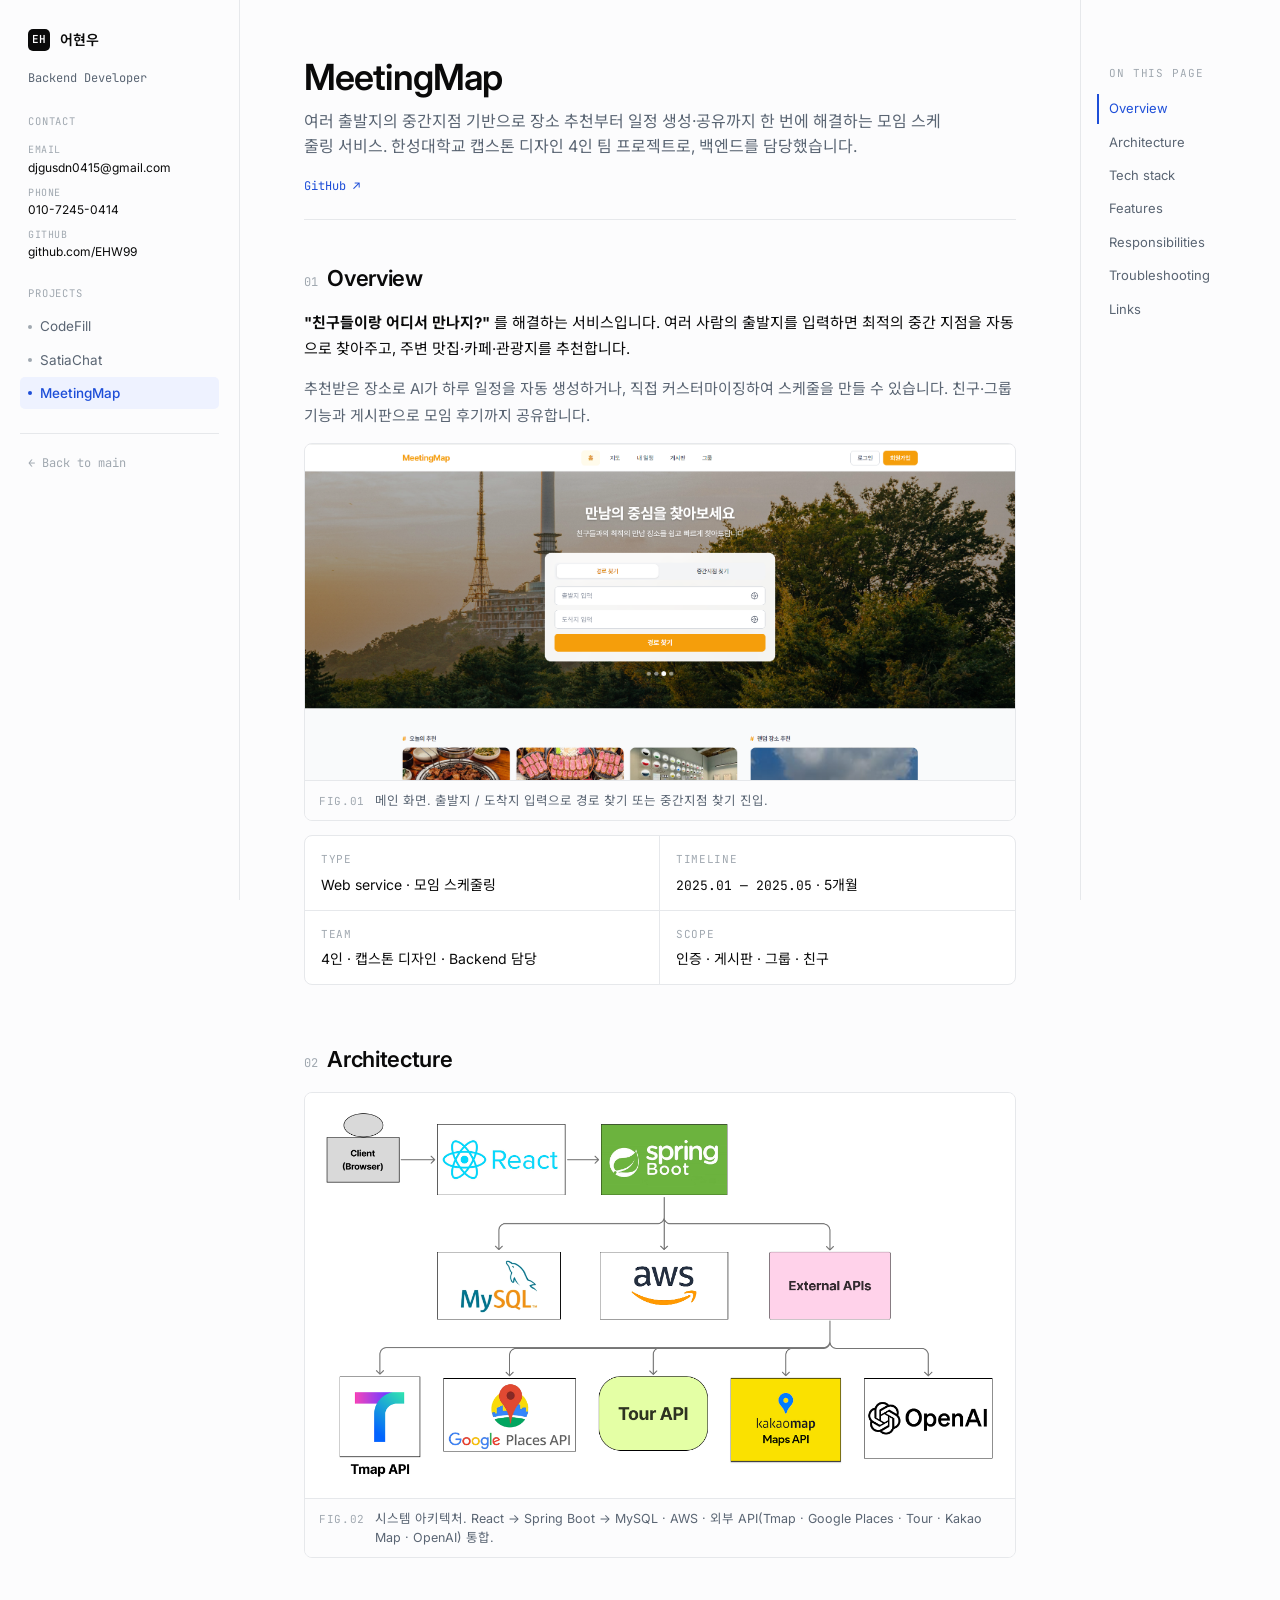
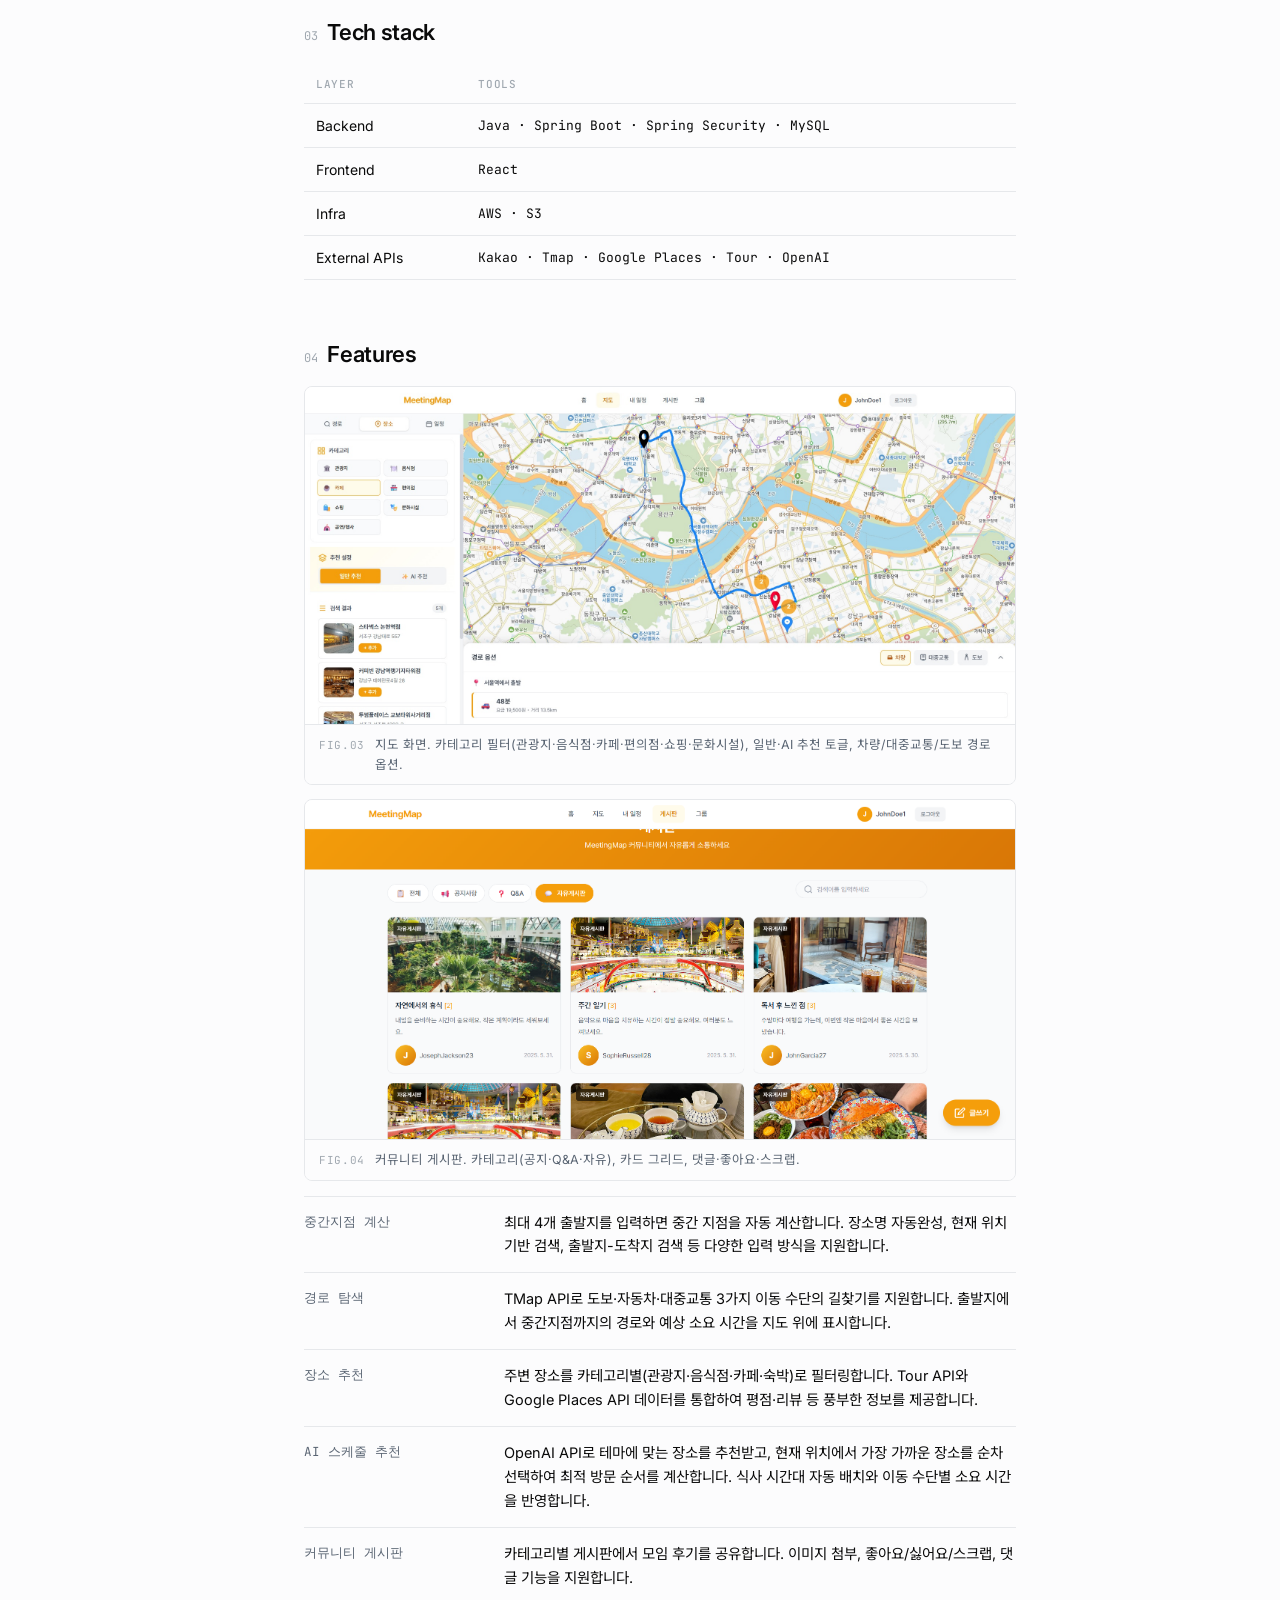
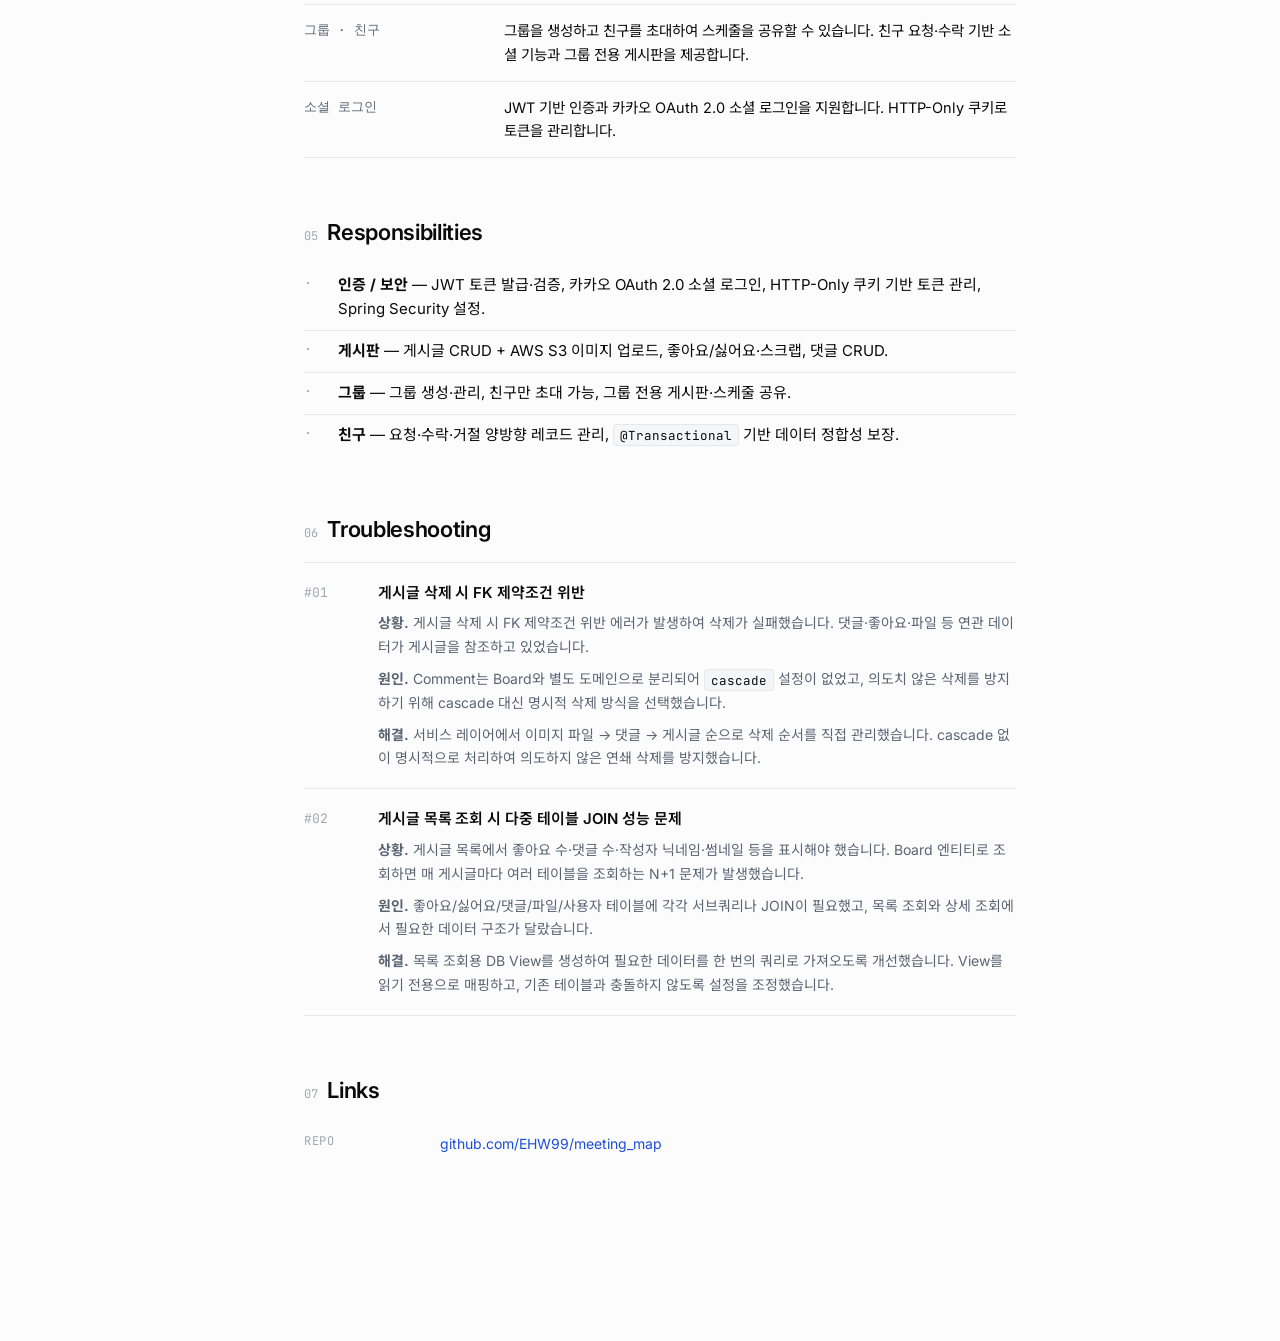
<file: meetingmap.html>
<!doctype html>
<html lang="ko">
<head>
<meta charset="utf-8" />
<meta name="viewport" content="width=device-width, initial-scale=1" />
<title>MeetingMap · 어현우</title>
<link rel="preconnect" href="https://fonts.googleapis.com" />
<link rel="preconnect" href="https://fonts.gstatic.com" crossorigin />
<link href="https://fonts.googleapis.com/css2?family=Inter:wght@400;500;600;700&family=JetBrains+Mono:wght@400;500&family=Noto+Sans+KR:wght@400;500;600;700&display=swap" rel="stylesheet" />
<link rel="stylesheet" href="styles.css?v=3" />
<style>
.figure { margin: 0 0 14px; border: 1px solid var(--border); border-radius: 8px; overflow: hidden; background: var(--surface); }
.figure img { display: block; width: 100%; height: auto; }
.figure-caption { display: flex; align-items: baseline; gap: 10px; padding: 10px 14px; border-top: 1px solid var(--border); background: var(--bg); font-size: 12.5px; color: var(--text-secondary); line-height: 1.55; }
.figure-caption .label { font-family: var(--font-mono); font-size: 11px; text-transform: uppercase; letter-spacing: 0.06em; color: var(--text-muted); flex-shrink: 0; }
.figure.arch { background: #ffffff; }
</style>
</head>
<body>
<div class="shell">

  <aside class="sidebar">
    <a class="sb-brand" href="index.html">
      <div class="mark">EH</div>
      <div class="name">어현우</div>
    </a>
    <div class="sb-role">Backend Developer</div>

    <div class="sb-section">
      <div class="sb-section-title">Contact</div>
      <ul class="sb-contact">
        <li>
          <span class="k">Email</span>
          <span class="v"><a href="mailto:djgusdn0415@gmail.com">djgusdn0415@gmail.com</a></span>
        </li>
        <li>
          <span class="k">Phone</span>
          <span class="v">010-7245-0414</span>
        </li>
        <li>
          <span class="k">GitHub</span>
          <span class="v"><a href="https://github.com/EHW99" target="_blank" rel="noopener">github.com/EHW99</a></span>
        </li>
      </ul>
    </div>

    <div class="sb-section">
      <div class="sb-section-title">Projects</div>
      <ul class="sb-list">
        <li><a class="sb-link" href="codefill.html"><span class="dot"></span>CodeFill</a></li>
        <li><a class="sb-link" href="satiachat.html"><span class="dot"></span>SatiaChat</a></li>
        <li><a class="sb-link active" href="meetingmap.html"><span class="dot"></span>MeetingMap</a></li>
      </ul>
    </div>

    <div class="sb-back">
      <a href="index.html">← Back to main</a>
    </div>
  </aside>

  <main class="main">
<h1 class="page-title">MeetingMap</h1>
    <p class="page-subtitle">
      여러 출발지의 중간지점 기반으로 장소 추천부터 일정 생성·공유까지
      한 번에 해결하는 모임 스케줄링 서비스. 한성대학교 캡스톤 디자인
      4인 팀 프로젝트로, 백엔드를 담당했습니다.
    </p>
    <div class="page-meta">
      <a href="https://github.com/EHW99/meeting_map" target="_blank" rel="noopener" style="font-family:var(--font-mono); font-size:12px;">GitHub ↗</a>
    </div>

    <section class="section" id="overview">
      <h2 class="section-h2"><span class="num">01</span>Overview</h2>
      <p class="lead">
        <strong>"친구들이랑 어디서 만나지?"</strong> 를 해결하는 서비스입니다.
        여러 사람의 출발지를 입력하면 최적의 중간 지점을 자동으로 찾아주고,
        주변 맛집·카페·관광지를 추천합니다.
      </p>
      <p class="lead secondary">
        추천받은 장소로 AI가 하루 일정을 자동 생성하거나, 직접 커스터마이징하여
        스케줄을 만들 수 있습니다. 친구·그룹 기능과 게시판으로 모임 후기까지
        공유합니다.
      </p>

      <figure class="figure">
        <img src="assets/meetingmap-home.png" alt="MeetingMap 메인 화면 — 만남의 중심을 찾아보세요" />
        <figcaption class="figure-caption">
          <span class="label">fig.01</span>
          <span>메인 화면. 출발지 / 도착지 입력으로 경로 찾기 또는 중간지점 찾기 진입.</span>
        </figcaption>
      </figure>

      <div class="facts">
        <div class="fact">
          <div class="fact-key">Type</div>
          <div class="fact-val">Web service · 모임 스케줄링</div>
        </div>
        <div class="fact">
          <div class="fact-key">Timeline</div>
          <div class="fact-val"><span class="mono">2025.01 — 2025.05</span> · 5개월</div>
        </div>
        <div class="fact">
          <div class="fact-key">Team</div>
          <div class="fact-val">4인 · 캡스톤 디자인 · Backend 담당</div>
        </div>
        <div class="fact">
          <div class="fact-key">Scope</div>
          <div class="fact-val">인증 · 게시판 · 그룹 · 친구</div>
        </div>
      </div>
    </section>

    <section class="section" id="architecture">
      <h2 class="section-h2"><span class="num">02</span>Architecture</h2>

      <figure class="figure arch">
        <img src="assets/meetingmap-architecture.png" alt="MeetingMap 시스템 아키텍처 다이어그램" />
        <figcaption class="figure-caption">
          <span class="label">fig.02</span>
          <span>시스템 아키텍처. React → Spring Boot → MySQL · AWS · 외부 API(Tmap · Google Places · Tour · Kakao Map · OpenAI) 통합.</span>
        </figcaption>
      </figure>

    </section>

    <section class="section" id="tech-stack">
      <h2 class="section-h2"><span class="num">03</span>Tech stack</h2>
      <table class="spec">
        <thead><tr><th>Layer</th><th>Tools</th></tr></thead>
        <tbody>
          <tr><td>Backend</td><td class="mono">Java · Spring Boot · Spring Security · MySQL</td></tr>
          <tr><td>Frontend</td><td class="mono">React</td></tr>
          <tr><td>Infra</td><td class="mono">AWS · S3</td></tr>
          <tr><td>External APIs</td><td class="mono">Kakao · Tmap · Google Places · Tour · OpenAI</td></tr>
        </tbody>
      </table>
    </section>

    <section class="section" id="features">
      <h2 class="section-h2"><span class="num">04</span>Features</h2>

      <figure class="figure">
        <img src="assets/meetingmap-map.jpg" alt="지도 화면 — 카테고리별 장소 검색과 경로 표시" />
        <figcaption class="figure-caption">
          <span class="label">fig.03</span>
          <span>지도 화면. 카테고리 필터(관광지·음식점·카페·편의점·쇼핑·문화시설), 일반·AI 추천 토글, 차량/대중교통/도보 경로 옵션.</span>
        </figcaption>
      </figure>

      <figure class="figure">
        <img src="assets/meetingmap-board.png" alt="게시판 화면 — 자유게시판 카드 그리드" />
        <figcaption class="figure-caption">
          <span class="label">fig.04</span>
          <span>커뮤니티 게시판. 카테고리(공지·Q&amp;A·자유), 카드 그리드, 댓글·좋아요·스크랩.</span>
        </figcaption>
      </figure>

      <dl class="dl">
        <div class="dl-row">
          <dt class="dl-key">중간지점 계산</dt>
          <dd class="dl-val">
            최대 4개 출발지를 입력하면 중간 지점을 자동 계산합니다. 장소명
            자동완성, 현재 위치 기반 검색, 출발지-도착지 검색 등 다양한 입력
            방식을 지원합니다.
          </dd>
        </div>
        <div class="dl-row">
          <dt class="dl-key">경로 탐색</dt>
          <dd class="dl-val">
            TMap API로 도보·자동차·대중교통 3가지 이동 수단의 길찾기를
            지원합니다. 출발지에서 중간지점까지의 경로와 예상 소요 시간을
            지도 위에 표시합니다.
          </dd>
        </div>
        <div class="dl-row">
          <dt class="dl-key">장소 추천</dt>
          <dd class="dl-val">
            주변 장소를 카테고리별(관광지·음식점·카페·숙박)로 필터링합니다.
            Tour API와 Google Places API 데이터를 통합하여 평점·리뷰 등
            풍부한 정보를 제공합니다.
          </dd>
        </div>
        <div class="dl-row">
          <dt class="dl-key">AI 스케줄 추천</dt>
          <dd class="dl-val">
            OpenAI API로 테마에 맞는 장소를 추천받고, 현재 위치에서 가장
            가까운 장소를 순차 선택하여 최적 방문 순서를 계산합니다. 식사
            시간대 자동 배치와 이동 수단별 소요 시간을 반영합니다.
          </dd>
        </div>
        <div class="dl-row">
          <dt class="dl-key">커뮤니티 게시판</dt>
          <dd class="dl-val">
            카테고리별 게시판에서 모임 후기를 공유합니다. 이미지 첨부,
            좋아요/싫어요/스크랩, 댓글 기능을 지원합니다.
          </dd>
        </div>
        <div class="dl-row">
          <dt class="dl-key">그룹 · 친구</dt>
          <dd class="dl-val">
            그룹을 생성하고 친구를 초대하여 스케줄을 공유할 수 있습니다.
            친구 요청·수락 기반 소셜 기능과 그룹 전용 게시판을 제공합니다.
          </dd>
        </div>
        <div class="dl-row">
          <dt class="dl-key">소셜 로그인</dt>
          <dd class="dl-val">
            JWT 기반 인증과 카카오 OAuth 2.0 소셜 로그인을 지원합니다.
            HTTP-Only 쿠키로 토큰을 관리합니다.
          </dd>
        </div>
      </dl>
    </section>

    <section class="section" id="responsibilities">
      <h2 class="section-h2"><span class="num">05</span>Responsibilities</h2>
      <ul style="list-style:none; padding-left:0;">
        <li style="padding:8px 0; border-bottom:1px solid var(--border); display:grid; grid-template-columns:24px 1fr; gap:10px;">
          <span style="font-family:var(--font-mono); color:var(--text-muted); font-size:13px;">·</span>
          <span><strong>인증 / 보안</strong> — JWT 토큰 발급·검증, 카카오 OAuth 2.0 소셜 로그인, HTTP-Only 쿠키 기반 토큰 관리, Spring Security 설정.</span>
        </li>
        <li style="padding:8px 0; border-bottom:1px solid var(--border); display:grid; grid-template-columns:24px 1fr; gap:10px;">
          <span style="font-family:var(--font-mono); color:var(--text-muted); font-size:13px;">·</span>
          <span><strong>게시판</strong> — 게시글 CRUD + AWS S3 이미지 업로드, 좋아요/싫어요·스크랩, 댓글 CRUD.</span>
        </li>
        <li style="padding:8px 0; border-bottom:1px solid var(--border); display:grid; grid-template-columns:24px 1fr; gap:10px;">
          <span style="font-family:var(--font-mono); color:var(--text-muted); font-size:13px;">·</span>
          <span><strong>그룹</strong> — 그룹 생성·관리, 친구만 초대 가능, 그룹 전용 게시판·스케줄 공유.</span>
        </li>
        <li style="padding:8px 0; display:grid; grid-template-columns:24px 1fr; gap:10px;">
          <span style="font-family:var(--font-mono); color:var(--text-muted); font-size:13px;">·</span>
          <span><strong>친구</strong> — 요청·수락·거절 양방향 레코드 관리, <code class="inline">@Transactional</code> 기반 데이터 정합성 보장.</span>
        </li>
      </ul>
    </section>

    <section class="section" id="troubleshooting">
      <h2 class="section-h2"><span class="num">06</span>Troubleshooting</h2>

      <div class="ts">
        <div class="ts-item" id="01">
          <div class="ts-anchor">#01</div>
          <div>
            <div class="ts-title">게시글 삭제 시 FK 제약조건 위반</div>
            <div class="ts-body">
              <p>
                <strong>상황.</strong> 게시글 삭제 시 FK 제약조건 위반 에러가
                발생하여 삭제가 실패했습니다. 댓글·좋아요·파일 등 연관 데이터가
                게시글을 참조하고 있었습니다.
              </p>
              <p>
                <strong>원인.</strong> Comment는 Board와 별도 도메인으로 분리되어
                <code class="inline">cascade</code> 설정이 없었고, 의도치 않은
                삭제를 방지하기 위해 cascade 대신 명시적 삭제 방식을 선택했습니다.
              </p>
              <p>
                <strong>해결.</strong> 서비스 레이어에서 이미지 파일 → 댓글 →
                게시글 순으로 삭제 순서를 직접 관리했습니다. cascade 없이
                명시적으로 처리하여 의도하지 않은 연쇄 삭제를 방지했습니다.
              </p>
            </div>
          </div>
        </div>

        <div class="ts-item" id="02">
          <div class="ts-anchor">#02</div>
          <div>
            <div class="ts-title">게시글 목록 조회 시 다중 테이블 JOIN 성능 문제</div>
            <div class="ts-body">
              <p>
                <strong>상황.</strong> 게시글 목록에서 좋아요 수·댓글 수·작성자
                닉네임·썸네일 등을 표시해야 했습니다. Board 엔티티로 조회하면
                매 게시글마다 여러 테이블을 조회하는 N+1 문제가 발생했습니다.
              </p>
              <p>
                <strong>원인.</strong> 좋아요/싫어요/댓글/파일/사용자 테이블에
                각각 서브쿼리나 JOIN이 필요했고, 목록 조회와 상세 조회에서
                필요한 데이터 구조가 달랐습니다.
              </p>
              <p>
                <strong>해결.</strong> 목록 조회용 DB View를 생성하여 필요한
                데이터를 한 번의 쿼리로 가져오도록 개선했습니다. View를 읽기
                전용으로 매핑하고, 기존 테이블과 충돌하지 않도록 설정을
                조정했습니다.
              </p>
            </div>
          </div>
        </div>
      </div>
    </section>

    <section class="section" id="links">
      <h2 class="section-h2"><span class="num">07</span>Links</h2>
      <ul class="contact-list">
        <li><span class="k">Repo</span><span class="v"><a href="https://github.com/EHW99/meeting_map" target="_blank" rel="noopener">github.com/EHW99/meeting_map</a></span></li>
      </ul>
    </section>

  </main>

  <aside class="rail">
    <div class="rail-title">On this page</div>
    <ul class="rail-list" id="rail">
      <li><a class="rail-link active" href="#overview">Overview</a></li>
      <li><a class="rail-link" href="#architecture">Architecture</a></li>
      <li><a class="rail-link" href="#tech-stack">Tech stack</a></li>
      <li><a class="rail-link" href="#features">Features</a></li>
      <li><a class="rail-link" href="#responsibilities">Responsibilities</a></li>
      <li><a class="rail-link" href="#troubleshooting">Troubleshooting</a></li>
      <li><a class="rail-link" href="#links">Links</a></li>
    </ul>
  </aside>

</div>

<script>
  (function () {
    const railLinks = Array.from(document.querySelectorAll('#rail .rail-link'));
    const targets = railLinks
      .map(l => document.querySelector(l.getAttribute('href')))
      .filter(Boolean);
    if (!targets.length) return;

    const intersecting = new Set();

    const setActive = id => {
      railLinks.forEach(l => l.classList.toggle('active', l.getAttribute('href') === '#' + id));
    };

    const update = () => {
      if (!intersecting.size) return;
      const topmost = [...intersecting].sort(
        (a, b) => a.getBoundingClientRect().top - b.getBoundingClientRect().top
      )[0];
      setActive(topmost.id);
    };

    const io = new IntersectionObserver(entries => {
      entries.forEach(e => {
        if (e.isIntersecting) intersecting.add(e.target);
        else intersecting.delete(e.target);
      });
      update();
    }, { rootMargin: '-15% 0px -60% 0px', threshold: 0 });

    targets.forEach(t => io.observe(t));
  })();

  (function () {
    const overlay = document.createElement('div');
    overlay.className = 'lightbox-overlay';
    overlay.innerHTML = '<button class="lightbox-close" aria-label="Close">&times;</button><img alt="" />';
    document.body.appendChild(overlay);

    const lbImg = overlay.querySelector('img');
    const closeBtn = overlay.querySelector('.lightbox-close');

    const open = (src, alt) => {
      lbImg.src = src;
      lbImg.alt = alt || '';
      overlay.classList.add('open');
      document.body.style.overflow = 'hidden';
    };
    const close = () => {
      overlay.classList.remove('open');
      document.body.style.overflow = '';
    };

    document.querySelectorAll('.figure img').forEach(el => {
      el.addEventListener('click', () => open(el.src, el.alt));
    });

    overlay.addEventListener('click', () => close());

    document.addEventListener('keydown', e => {
      if (e.key === 'Escape' && overlay.classList.contains('open')) close();
    });
  })();
</script>
</body>
</html>
</file>
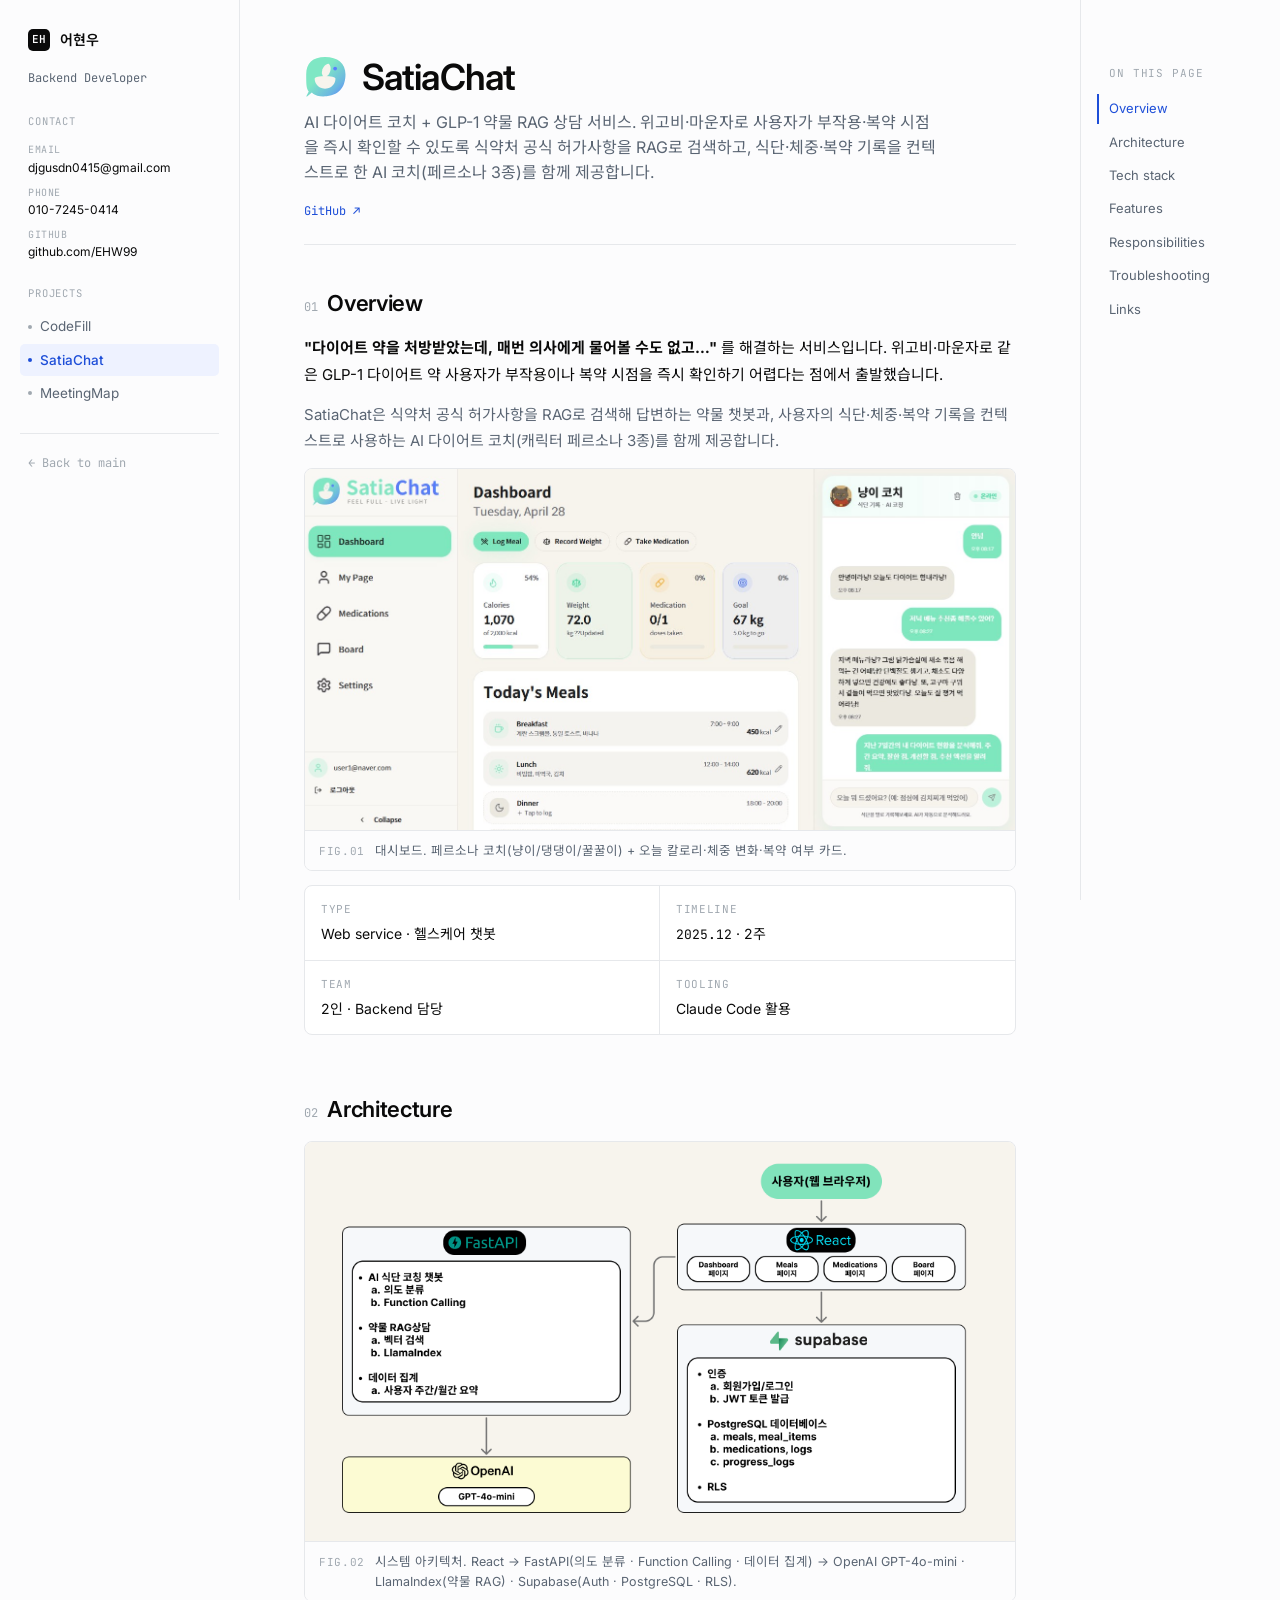
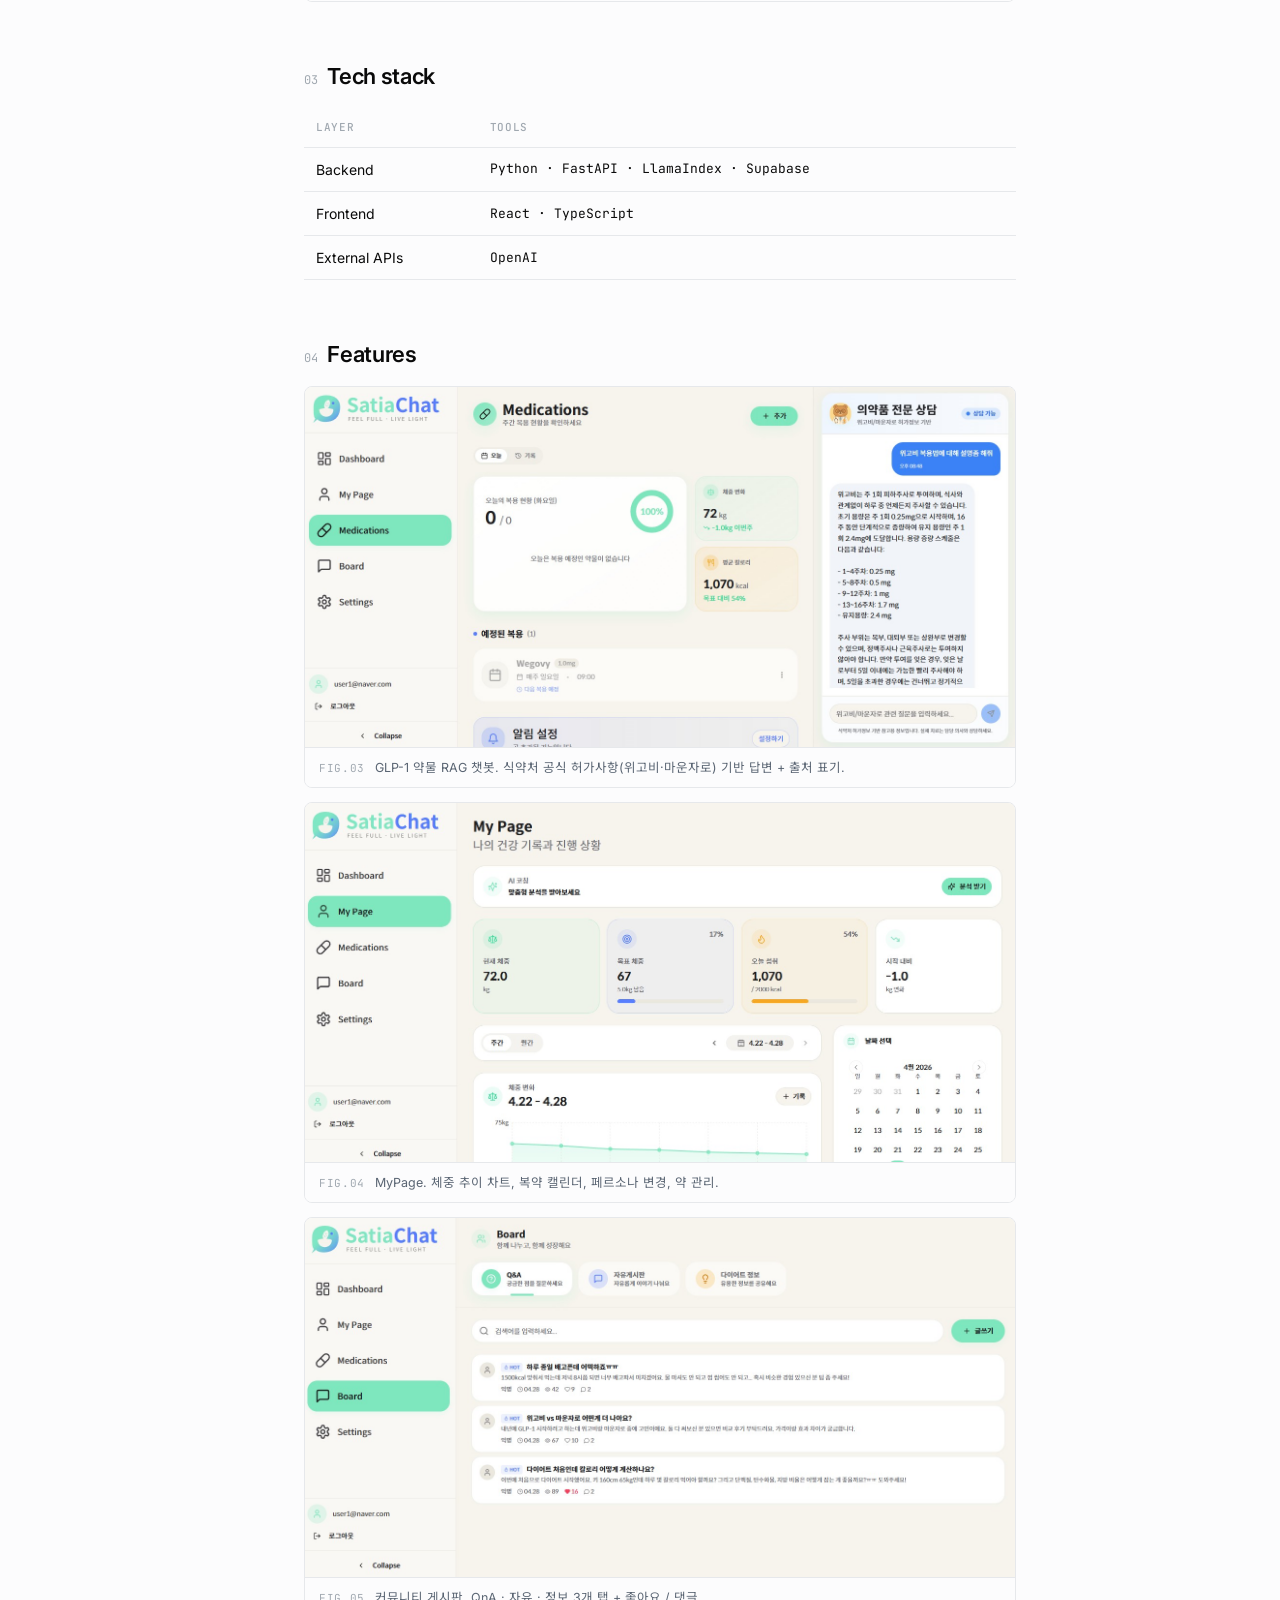
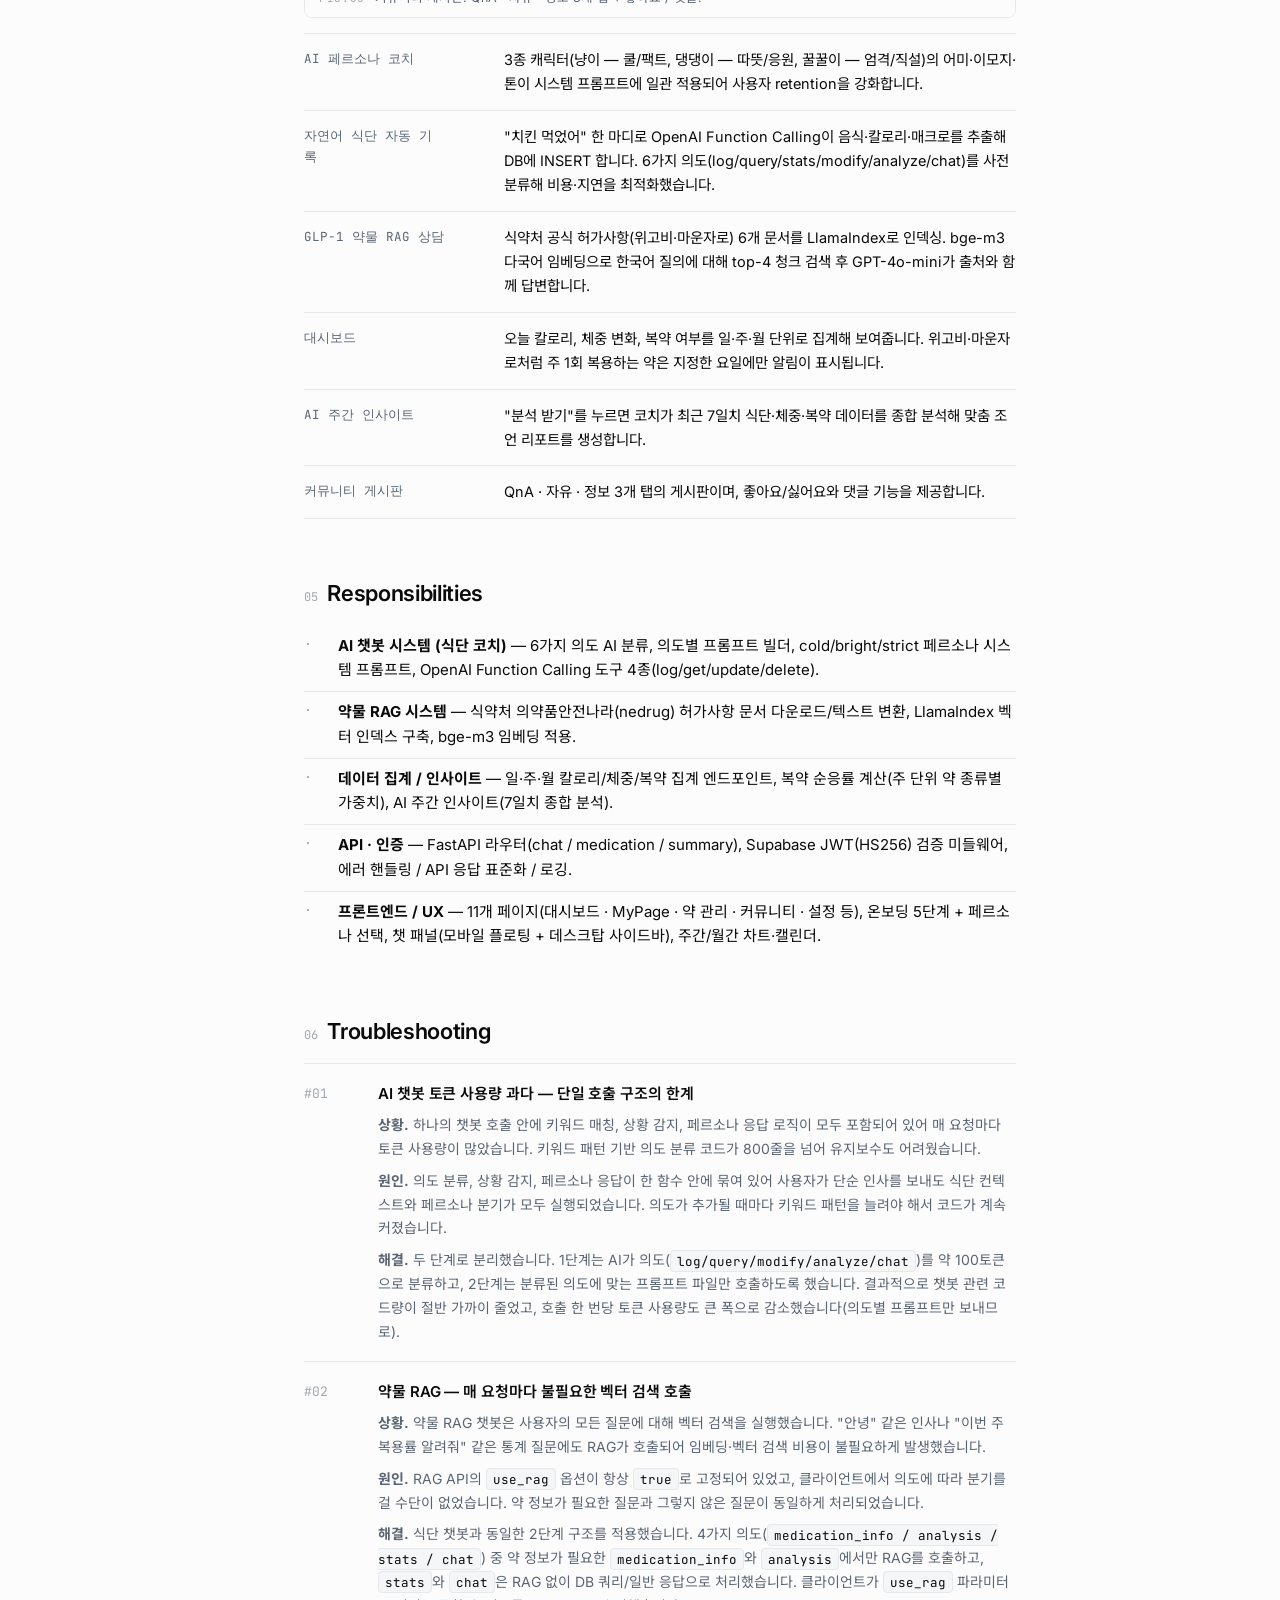
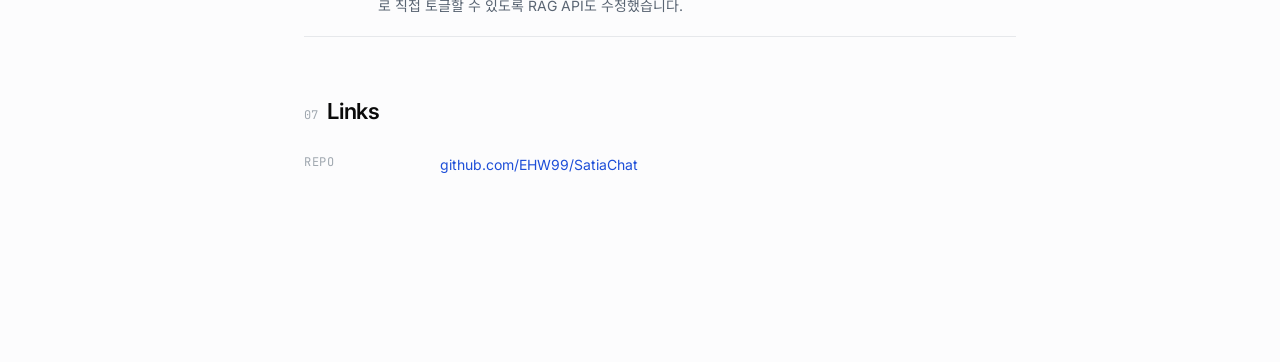
<file: satiachat.html>
<!doctype html>
<html lang="ko">
<head>
<meta charset="utf-8" />
<meta name="viewport" content="width=device-width, initial-scale=1" />
<title>SatiaChat · 어현우</title>
<link rel="preconnect" href="https://fonts.googleapis.com" />
<link rel="preconnect" href="https://fonts.gstatic.com" crossorigin />
<link href="https://fonts.googleapis.com/css2?family=Inter:wght@400;500;600;700&family=JetBrains+Mono:wght@400;500&family=Noto+Sans+KR:wght@400;500;600;700&display=swap" rel="stylesheet" />
<link rel="stylesheet" href="styles.css?v=3" />
<style>
.figure { margin: 0 0 14px; border: 1px solid var(--border); border-radius: 8px; overflow: hidden; background: var(--surface); }
.figure img { display: block; width: 100%; height: auto; }
.figure-caption { display: flex; align-items: baseline; gap: 10px; padding: 10px 14px; border-top: 1px solid var(--border); background: var(--bg); font-size: 12.5px; color: var(--text-secondary); line-height: 1.55; }
.figure-caption .label { font-family: var(--font-mono); font-size: 11px; text-transform: uppercase; letter-spacing: 0.06em; color: var(--text-muted); flex-shrink: 0; }
.figure.arch { background: #ffffff; }
</style>
</head>
<body>
<div class="shell">

  <aside class="sidebar">
    <a class="sb-brand" href="index.html">
      <div class="mark">EH</div>
      <div class="name">어현우</div>
    </a>
    <div class="sb-role">Backend Developer</div>

    <div class="sb-section">
      <div class="sb-section-title">Contact</div>
      <ul class="sb-contact">
        <li>
          <span class="k">Email</span>
          <span class="v"><a href="mailto:djgusdn0415@gmail.com">djgusdn0415@gmail.com</a></span>
        </li>
        <li>
          <span class="k">Phone</span>
          <span class="v">010-7245-0414</span>
        </li>
        <li>
          <span class="k">GitHub</span>
          <span class="v"><a href="https://github.com/EHW99" target="_blank" rel="noopener">github.com/EHW99</a></span>
        </li>
      </ul>
    </div>

    <div class="sb-section">
      <div class="sb-section-title">Projects</div>
      <ul class="sb-list">
        <li><a class="sb-link" href="codefill.html"><span class="dot"></span>CodeFill</a></li>
        <li><a class="sb-link active" href="satiachat.html"><span class="dot"></span>SatiaChat</a></li>
        <li><a class="sb-link" href="meetingmap.html"><span class="dot"></span>MeetingMap</a></li>
      </ul>
    </div>

    <div class="sb-back">
      <a href="index.html">← Back to main</a>
    </div>
  </aside>

  <main class="main">
<div class="page-title-row">
  <img class="page-title-icon" src="assets/satiachat-icon.svg" alt="" />
  <h1 class="page-title">SatiaChat</h1>
</div>
    <p class="page-subtitle">
      AI 다이어트 코치 + GLP-1 약물 RAG 상담 서비스. 위고비·마운자로 사용자가
      부작용·복약 시점을 즉시 확인할 수 있도록 식약처 공식 허가사항을 RAG로
      검색하고, 식단·체중·복약 기록을 컨텍스트로 한 AI 코치(페르소나 3종)를
      함께 제공합니다.
    </p>
    <div class="page-meta">
      <a href="https://github.com/EHW99/SatiaChat" target="_blank" rel="noopener" style="font-family:var(--font-mono); font-size:12px;">GitHub ↗</a>
    </div>

    <!-- Overview -->
    <section class="section" id="overview">
      <h2 class="section-h2"><span class="num">01</span>Overview</h2>
      <p class="lead">
        <strong>"다이어트 약을 처방받았는데, 매번 의사에게 물어볼 수도 없고…"</strong>
        를 해결하는 서비스입니다. 위고비·마운자로 같은 GLP-1 다이어트 약 사용자가
        부작용이나 복약 시점을 즉시 확인하기 어렵다는 점에서 출발했습니다.
      </p>
      <p class="lead secondary">
        SatiaChat은 식약처 공식 허가사항을 RAG로 검색해 답변하는 약물 챗봇과,
        사용자의 식단·체중·복약 기록을 컨텍스트로 사용하는 AI 다이어트
        코치(캐릭터 페르소나 3종)를 함께 제공합니다.
      </p>

      <figure class="figure">
        <img src="assets/satiachat-dashboard.jpg" alt="SatiaChat 대시보드 — 페르소나 코치 + 칼로리/체중/복약 카드" />
        <figcaption class="figure-caption">
          <span class="label">fig.01</span>
          <span>대시보드. 페르소나 코치(냥이/댕댕이/꿀꿀이) + 오늘 칼로리·체중 변화·복약 여부 카드.</span>
        </figcaption>
      </figure>

      <div class="facts">
        <div class="fact">
          <div class="fact-key">Type</div>
          <div class="fact-val">Web service · 헬스케어 챗봇</div>
        </div>
        <div class="fact">
          <div class="fact-key">Timeline</div>
          <div class="fact-val"><span class="mono">2025.12</span> · 2주</div>
        </div>
        <div class="fact">
          <div class="fact-key">Team</div>
          <div class="fact-val">2인 · Backend 담당</div>
        </div>
        <div class="fact">
          <div class="fact-key">Tooling</div>
          <div class="fact-val">Claude Code 활용</div>
        </div>
      </div>
    </section>

    <!-- Architecture -->
    <section class="section" id="architecture">
      <h2 class="section-h2"><span class="num">02</span>Architecture</h2>

      <figure class="figure arch">
        <img src="assets/satiachat-architecture.png" alt="SatiaChat 시스템 아키텍처 다이어그램" />
        <figcaption class="figure-caption">
          <span class="label">fig.02</span>
          <span>시스템 아키텍처. React → FastAPI(의도 분류 · Function Calling · 데이터 집계) → OpenAI GPT-4o-mini · LlamaIndex(약물 RAG) · Supabase(Auth · PostgreSQL · RLS).</span>
        </figcaption>
      </figure>

    </section>

    <!-- Tech stack -->
    <section class="section" id="tech-stack">
      <h2 class="section-h2"><span class="num">03</span>Tech stack</h2>
      <table class="spec">
        <thead>
          <tr><th>Layer</th><th>Tools</th></tr>
        </thead>
        <tbody>
          <tr><td>Backend</td><td class="mono">Python · FastAPI · LlamaIndex · Supabase</td></tr>
          <tr><td>Frontend</td><td class="mono">React · TypeScript</td></tr>
          <tr><td>External APIs</td><td class="mono">OpenAI</td></tr>
        </tbody>
      </table>
    </section>

    <!-- Features -->
    <section class="section" id="features">
      <h2 class="section-h2"><span class="num">04</span>Features</h2>

      <figure class="figure">
        <img src="assets/satiachat-medication-rag.jpg" alt="약물 RAG 챗봇 화면" />
        <figcaption class="figure-caption">
          <span class="label">fig.03</span>
          <span>GLP-1 약물 RAG 챗봇. 식약처 공식 허가사항(위고비·마운자로) 기반 답변 + 출처 표기.</span>
        </figcaption>
      </figure>

      <figure class="figure">
        <img src="assets/satiachat-mypage.jpg" alt="MyPage — 사용자 정보·체중·복약 관리" />
        <figcaption class="figure-caption">
          <span class="label">fig.04</span>
          <span>MyPage. 체중 추이 차트, 복약 캘린더, 페르소나 변경, 약 관리.</span>
        </figcaption>
      </figure>

      <figure class="figure">
        <img src="assets/satiachat-board.jpg" alt="커뮤니티 게시판" />
        <figcaption class="figure-caption">
          <span class="label">fig.05</span>
          <span>커뮤니티 게시판. QnA · 자유 · 정보 3개 탭 + 좋아요 / 댓글.</span>
        </figcaption>
      </figure>

      <dl class="dl">
        <div class="dl-row">
          <dt class="dl-key">AI 페르소나 코치</dt>
          <dd class="dl-val">
            3종 캐릭터(냥이 — 쿨/팩트, 댕댕이 — 따뜻/응원, 꿀꿀이 — 엄격/직설)의
            어미·이모지·톤이 시스템 프롬프트에 일관 적용되어 사용자 retention을
            강화합니다.
          </dd>
        </div>
        <div class="dl-row">
          <dt class="dl-key">자연어 식단 자동 기록</dt>
          <dd class="dl-val">
            "치킨 먹었어" 한 마디로 OpenAI Function Calling이 음식·칼로리·매크로를
            추출해 DB에 INSERT 합니다. 6가지 의도(log/query/stats/modify/analyze/chat)를
            사전 분류해 비용·지연을 최적화했습니다.
          </dd>
        </div>
        <div class="dl-row">
          <dt class="dl-key">GLP-1 약물 RAG 상담</dt>
          <dd class="dl-val">
            식약처 공식 허가사항(위고비·마운자로) 6개 문서를 LlamaIndex로 인덱싱.
            bge-m3 다국어 임베딩으로 한국어 질의에 대해 top-4 청크 검색 후
            GPT-4o-mini가 출처와 함께 답변합니다.
          </dd>
        </div>
        <div class="dl-row">
          <dt class="dl-key">대시보드</dt>
          <dd class="dl-val">
            오늘 칼로리, 체중 변화, 복약 여부를 일·주·월 단위로 집계해 보여줍니다.
            위고비·마운자로처럼 주 1회 복용하는 약은 지정한 요일에만 알림이 표시됩니다.
          </dd>
        </div>
        <div class="dl-row">
          <dt class="dl-key">AI 주간 인사이트</dt>
          <dd class="dl-val">
            "분석 받기"를 누르면 코치가 최근 7일치 식단·체중·복약 데이터를 종합 분석해
            맞춤 조언 리포트를 생성합니다.
          </dd>
        </div>
        <div class="dl-row">
          <dt class="dl-key">커뮤니티 게시판</dt>
          <dd class="dl-val">
            QnA · 자유 · 정보 3개 탭의 게시판이며, 좋아요/싫어요와 댓글 기능을
            제공합니다.
          </dd>
        </div>
      </dl>
    </section>

    <!-- Responsibilities -->
    <section class="section" id="responsibilities">
      <h2 class="section-h2"><span class="num">05</span>Responsibilities</h2>
      <ul style="list-style:none; padding-left:0;">
        <li style="padding:8px 0; border-bottom:1px solid var(--border); display:grid; grid-template-columns:24px 1fr; gap:10px;">
          <span style="font-family:var(--font-mono); color:var(--text-muted); font-size:13px;">·</span>
          <span><strong>AI 챗봇 시스템 (식단 코치)</strong> — 6가지 의도 AI 분류, 의도별 프롬프트 빌더, cold/bright/strict 페르소나 시스템 프롬프트, OpenAI Function Calling 도구 4종(log/get/update/delete).</span>
        </li>
        <li style="padding:8px 0; border-bottom:1px solid var(--border); display:grid; grid-template-columns:24px 1fr; gap:10px;">
          <span style="font-family:var(--font-mono); color:var(--text-muted); font-size:13px;">·</span>
          <span><strong>약물 RAG 시스템</strong> — 식약처 의약품안전나라(nedrug) 허가사항 문서 다운로드/텍스트 변환, LlamaIndex 벡터 인덱스 구축, bge-m3 임베딩 적용.</span>
        </li>
        <li style="padding:8px 0; border-bottom:1px solid var(--border); display:grid; grid-template-columns:24px 1fr; gap:10px;">
          <span style="font-family:var(--font-mono); color:var(--text-muted); font-size:13px;">·</span>
          <span><strong>데이터 집계 / 인사이트</strong> — 일·주·월 칼로리/체중/복약 집계 엔드포인트, 복약 순응률 계산(주 단위 약 종류별 가중치), AI 주간 인사이트(7일치 종합 분석).</span>
        </li>
        <li style="padding:8px 0; border-bottom:1px solid var(--border); display:grid; grid-template-columns:24px 1fr; gap:10px;">
          <span style="font-family:var(--font-mono); color:var(--text-muted); font-size:13px;">·</span>
          <span><strong>API · 인증</strong> — FastAPI 라우터(chat / medication / summary), Supabase JWT(HS256) 검증 미들웨어, 에러 핸들링 / API 응답 표준화 / 로깅.</span>
        </li>
        <li style="padding:8px 0; display:grid; grid-template-columns:24px 1fr; gap:10px;">
          <span style="font-family:var(--font-mono); color:var(--text-muted); font-size:13px;">·</span>
          <span><strong>프론트엔드 / UX</strong> — 11개 페이지(대시보드 · MyPage · 약 관리 · 커뮤니티 · 설정 등), 온보딩 5단계 + 페르소나 선택, 챗 패널(모바일 플로팅 + 데스크탑 사이드바), 주간/월간 차트·캘린더.</span>
        </li>
      </ul>
    </section>

    <!-- Troubleshooting -->
    <section class="section" id="troubleshooting">
      <h2 class="section-h2"><span class="num">06</span>Troubleshooting</h2>

      <div class="ts">

        <div class="ts-item" id="01">
          <div class="ts-anchor">#01</div>
          <div>
            <div class="ts-title">AI 챗봇 토큰 사용량 과다 — 단일 호출 구조의 한계</div>
            <div class="ts-body">
              <p>
                <strong>상황.</strong> 하나의 챗봇 호출 안에 키워드 매칭, 상황 감지,
                페르소나 응답 로직이 모두 포함되어 있어 매 요청마다 토큰 사용량이
                많았습니다. 키워드 패턴 기반 의도 분류 코드가 800줄을 넘어
                유지보수도 어려웠습니다.
              </p>
              <p>
                <strong>원인.</strong> 의도 분류, 상황 감지, 페르소나 응답이 한
                함수 안에 묶여 있어 사용자가 단순 인사를 보내도 식단 컨텍스트와
                페르소나 분기가 모두 실행되었습니다. 의도가 추가될 때마다 키워드
                패턴을 늘려야 해서 코드가 계속 커졌습니다.
              </p>
              <p>
                <strong>해결.</strong> 두 단계로 분리했습니다. 1단계는 AI가
                의도(<code class="inline">log/query/modify/analyze/chat</code>)를
                약 100토큰으로 분류하고, 2단계는 분류된 의도에 맞는 프롬프트 파일만
                호출하도록 했습니다. 결과적으로 챗봇 관련 코드량이 절반 가까이
                줄었고, 호출 한 번당 토큰 사용량도 큰 폭으로 감소했습니다(의도별
                프롬프트만 보내므로).
              </p>
            </div>
          </div>
        </div>

        <div class="ts-item" id="02">
          <div class="ts-anchor">#02</div>
          <div>
            <div class="ts-title">약물 RAG — 매 요청마다 불필요한 벡터 검색 호출</div>
            <div class="ts-body">
              <p>
                <strong>상황.</strong> 약물 RAG 챗봇은 사용자의 모든 질문에 대해
                벡터 검색을 실행했습니다. "안녕" 같은 인사나 "이번 주 복용률
                알려줘" 같은 통계 질문에도 RAG가 호출되어 임베딩·벡터 검색 비용이
                불필요하게 발생했습니다.
              </p>
              <p>
                <strong>원인.</strong> RAG API의 <code class="inline">use_rag</code>
                옵션이 항상 <code class="inline">true</code>로 고정되어 있었고,
                클라이언트에서 의도에 따라 분기를 걸 수단이 없었습니다. 약 정보가
                필요한 질문과 그렇지 않은 질문이 동일하게 처리되었습니다.
              </p>
              <p>
                <strong>해결.</strong> 식단 챗봇과 동일한 2단계 구조를 적용했습니다.
                4가지 의도(<code class="inline">medication_info / analysis / stats / chat</code>) 중
                약 정보가 필요한 <code class="inline">medication_info</code>와
                <code class="inline">analysis</code>에서만 RAG를 호출하고,
                <code class="inline">stats</code>와 <code class="inline">chat</code>은
                RAG 없이 DB 쿼리/일반 응답으로 처리했습니다. 클라이언트가
                <code class="inline">use_rag</code> 파라미터로 직접 토글할 수 있도록
                RAG API도 수정했습니다.
              </p>
            </div>
          </div>
        </div>

      </div>
    </section>

    <!-- Links -->
    <section class="section" id="links">
      <h2 class="section-h2"><span class="num">07</span>Links</h2>
      <ul class="contact-list">
        <li><span class="k">Repo</span><span class="v"><a href="https://github.com/EHW99/SatiaChat" target="_blank" rel="noopener">github.com/EHW99/SatiaChat</a></span></li>
      </ul>
    </section>

  </main>

  <aside class="rail">
    <div class="rail-title">On this page</div>
    <ul class="rail-list" id="rail">
      <li><a class="rail-link active" href="#overview">Overview</a></li>
      <li><a class="rail-link" href="#architecture">Architecture</a></li>
      <li><a class="rail-link" href="#tech-stack">Tech stack</a></li>
      <li><a class="rail-link" href="#features">Features</a></li>
      <li><a class="rail-link" href="#responsibilities">Responsibilities</a></li>
      <li><a class="rail-link" href="#troubleshooting">Troubleshooting</a></li>
      <li><a class="rail-link" href="#links">Links</a></li>
    </ul>
  </aside>

</div>

<script>
  (function () {
    const railLinks = Array.from(document.querySelectorAll('#rail .rail-link'));
    const targets = railLinks
      .map(l => document.querySelector(l.getAttribute('href')))
      .filter(Boolean);
    if (!targets.length) return;

    const intersecting = new Set();

    const setActive = id => {
      railLinks.forEach(l => l.classList.toggle('active', l.getAttribute('href') === '#' + id));
    };

    const update = () => {
      if (!intersecting.size) return;
      const topmost = [...intersecting].sort(
        (a, b) => a.getBoundingClientRect().top - b.getBoundingClientRect().top
      )[0];
      setActive(topmost.id);
    };

    const io = new IntersectionObserver(entries => {
      entries.forEach(e => {
        if (e.isIntersecting) intersecting.add(e.target);
        else intersecting.delete(e.target);
      });
      update();
    }, { rootMargin: '-15% 0px -60% 0px', threshold: 0 });

    targets.forEach(t => io.observe(t));
  })();

  (function () {
    const overlay = document.createElement('div');
    overlay.className = 'lightbox-overlay';
    overlay.innerHTML = '<button class="lightbox-close" aria-label="Close">&times;</button><img alt="" />';
    document.body.appendChild(overlay);

    const lbImg = overlay.querySelector('img');
    const closeBtn = overlay.querySelector('.lightbox-close');

    const open = (src, alt) => {
      lbImg.src = src;
      lbImg.alt = alt || '';
      overlay.classList.add('open');
      document.body.style.overflow = 'hidden';
    };
    const close = () => {
      overlay.classList.remove('open');
      document.body.style.overflow = '';
    };

    document.querySelectorAll('.figure img').forEach(el => {
      el.addEventListener('click', () => open(el.src, el.alt));
    });

    overlay.addEventListener('click', () => close());

    document.addEventListener('keydown', e => {
      if (e.key === 'Escape' && overlay.classList.contains('open')) close();
    });
  })();
</script>
</body>
</html>
</file>
<file: styles.css>
/* ---------- Tokens ---------- */
:root {
  --bg: #fcfcfd;
  --surface: #ffffff;
  --text: #0a0a0a;
  --text-secondary: #5a6573;
  --text-muted: #a0a8b0;
  --accent: #1d4ed8;
  --accent-soft: #eef2ff;
  --border: #e6e8eb;
  --border-strong: #d6d9de;
  --hover: #f4f5f7;
  --code-bg: #f5f6f8;

  --font-sans: "Inter", "Noto Sans KR", -apple-system, BlinkMacSystemFont, "Helvetica Neue", sans-serif;
  --font-mono: "JetBrains Mono", ui-monospace, SFMono-Regular, Menlo, monospace;

  --sidebar-w: 240px;
  --content-w: 720px;
  --rightrail-w: 200px;
}

/* ---------- Reset ---------- */
*, *::before, *::after { box-sizing: border-box; }
html, body { margin: 0; padding: 0; }
body {
  background: var(--bg);
  color: var(--text);
  font-family: var(--font-sans);
  font-size: 15px;
  line-height: 1.65;
  -webkit-font-smoothing: antialiased;
  -moz-osx-font-smoothing: grayscale;
  text-rendering: optimizeLegibility;
}
a { color: var(--accent); text-decoration: none; }
a:hover { text-decoration: underline; text-underline-offset: 3px; }
h1, h2, h3, h4 { font-weight: 600; letter-spacing: -0.01em; margin: 0; }
p { margin: 0; }
ul, ol { margin: 0; padding: 0; }

/* ---------- Layout ---------- */
.shell {
  display: grid;
  grid-template-columns: var(--sidebar-w) minmax(0, 1fr) var(--rightrail-w);
  max-width: 1280px;
  margin: 0 auto;
  min-height: 100vh;
}

/* ---------- Sidebar ---------- */
.sidebar {
  position: sticky;
  top: 0;
  height: 100vh;
  border-right: 1px solid var(--border);
  padding: 24px 20px;
  overflow-y: auto;
  background: var(--bg);
}
.sb-brand {
  display: flex;
  align-items: center;
  gap: 10px;
  padding: 4px 8px 18px;
  color: var(--text);
  text-decoration: none;
}
.sb-brand:hover { text-decoration: none; }
.sb-brand:hover .name { color: var(--accent); }
.sb-brand .mark {
  width: 22px; height: 22px;
  border-radius: 5px;
  background: var(--text);
  color: var(--bg);
  display: grid; place-items: center;
  font-family: var(--font-mono);
  font-size: 11px;
  font-weight: 600;
  letter-spacing: 0;
}
.sb-brand .name {
  font-weight: 600;
  font-size: 14px;
  letter-spacing: -0.01em;
}
.sb-brand .ver {
  margin-left: auto;
  font-family: var(--font-mono);
  font-size: 11px;
  color: var(--text-muted);
}

.sb-role {
  padding: 0 8px 18px;
  font-size: 12px;
  color: var(--text-secondary);
  font-family: var(--font-mono);
  letter-spacing: 0;
}

.sb-contact {
  list-style: none;
  display: flex;
  flex-direction: column;
  gap: 8px;
  padding: 4px 8px 0;
}
.sb-contact li {
  display: flex;
  flex-direction: column;
  gap: 1px;
}
.sb-contact .k {
  font-family: var(--font-mono);
  font-size: 10px;
  text-transform: uppercase;
  letter-spacing: 0.06em;
  color: var(--text-muted);
}
.sb-contact .v {
  font-size: 12px;
  color: var(--text);
  word-break: break-all;
  line-height: 1.4;
}
.sb-contact .v a { color: var(--text); }
.sb-contact .v a:hover { color: var(--accent); text-decoration: none; }

.sb-back {
  margin-top: 24px;
  padding: 8px;
  border-top: 1px solid var(--border);
  padding-top: 16px;
}
.sb-back a {
  font-family: var(--font-mono);
  font-size: 12px;
  color: var(--text-muted);
}
.sb-back a:hover {
  color: var(--accent);
  text-decoration: none;
}

.sb-search {
  display: flex;
  align-items: center;
  gap: 8px;
  width: 100%;
  padding: 7px 10px;
  border: 1px solid var(--border);
  border-radius: 6px;
  background: var(--surface);
  color: var(--text-muted);
  font-family: var(--font-sans);
  font-size: 13px;
  margin-bottom: 20px;
  cursor: text;
}
.sb-search:hover { border-color: var(--border-strong); }
.sb-search svg { flex-shrink: 0; }
.sb-search .kbd {
  margin-left: auto;
  font-family: var(--font-mono);
  font-size: 10.5px;
  color: var(--text-muted);
  border: 1px solid var(--border);
  padding: 1px 5px;
  border-radius: 3px;
  background: var(--bg);
}

.sb-section {
  margin-bottom: 18px;
}
.sb-section-title {
  font-family: var(--font-mono);
  font-size: 10.5px;
  text-transform: uppercase;
  letter-spacing: 0.08em;
  color: var(--text-muted);
  padding: 6px 8px;
  margin-bottom: 2px;
}
.sb-list {
  list-style: none;
  display: flex;
  flex-direction: column;
  gap: 1px;
}
.sb-link {
  display: flex;
  align-items: center;
  gap: 8px;
  padding: 5px 8px;
  border-radius: 5px;
  font-size: 13.5px;
  color: var(--text-secondary);
  cursor: pointer;
  transition: background 0.08s ease, color 0.08s ease;
}
.sb-link:hover {
  background: var(--hover);
  color: var(--text);
  text-decoration: none;
}
.sb-link.active {
  background: var(--accent-soft);
  color: var(--accent);
  font-weight: 500;
}
.sb-link.sub {
  padding-left: 22px;
  font-size: 13px;
}
.sb-link .dot {
  width: 4px; height: 4px;
  border-radius: 50%;
  background: var(--text-muted);
  flex-shrink: 0;
}
.sb-link.active .dot { background: var(--accent); }

/* ---------- Main content ---------- */
.main {
  padding: 56px 64px 120px;
  max-width: calc(var(--content-w) + 128px);
  width: 100%;
}
.breadcrumb {
  display: flex;
  align-items: center;
  gap: 6px;
  font-family: var(--font-mono);
  font-size: 12px;
  color: var(--text-muted);
  margin-bottom: 18px;
}
.breadcrumb .sep { opacity: 0.5; }
.breadcrumb a { color: var(--text-secondary); }

.page-title {
  font-size: 36px;
  line-height: 1.2;
  letter-spacing: -0.025em;
  margin-bottom: 10px;
}
.page-title-row {
  display: flex;
  align-items: center;
  gap: 14px;
  margin-bottom: 10px;
}
.page-title-row .page-title {
  margin-bottom: 0;
}
.page-title-icon {
  width: 44px;
  height: 44px;
  border-radius: 10px;
  flex-shrink: 0;
  display: block;
}

.page-subtitle {
  font-size: 16px;
  color: var(--text-secondary);
  line-height: 1.55;
  margin-bottom: 18px;
  max-width: 640px;
}
.page-meta {
  display: flex;
  align-items: center;
  gap: 14px;
  flex-wrap: wrap;
  font-family: var(--font-mono);
  font-size: 12px;
  color: var(--text-muted);
  padding-bottom: 22px;
  border-bottom: 1px solid var(--border);
  margin-bottom: 40px;
}
.page-meta .sep { opacity: 0.4; }
.page-meta .pill {
  display: inline-flex; align-items: center; gap: 5px;
  padding: 2px 7px;
  border: 1px solid var(--border);
  border-radius: 999px;
  background: var(--surface);
}
.page-meta .pill .dot {
  width: 6px; height: 6px;
  border-radius: 50%;
  background: #16a34a;
}

/* ---------- Section ---------- */
.section { margin-bottom: 56px; scroll-margin-top: 24px; }
.section-h2 {
  font-size: 22px;
  letter-spacing: -0.015em;
  margin-bottom: 14px;
  display: flex;
  align-items: baseline;
  gap: 10px;
}
.section-h2 .num {
  font-family: var(--font-mono);
  font-size: 12px;
  color: var(--text-muted);
  font-weight: 400;
}
.section-h3 {
  font-size: 16px;
  margin: 28px 0 10px;
  letter-spacing: -0.01em;
}
.lead {
  color: var(--text);
  font-size: 15px;
  line-height: 1.75;
  margin-bottom: 14px;
}
.lead.secondary { color: var(--text-secondary); }

/* ---------- Key facts grid ---------- */
.facts {
  display: grid;
  grid-template-columns: 1fr 1fr;
  border: 1px solid var(--border);
  border-radius: 8px;
  background: var(--surface);
  overflow: hidden;
}
.fact {
  padding: 14px 16px;
  border-right: 1px solid var(--border);
  border-bottom: 1px solid var(--border);
}
.fact:nth-child(2n) { border-right: none; }
.fact:nth-last-child(-n+2) { border-bottom: none; }
.fact-key {
  font-family: var(--font-mono);
  font-size: 11px;
  text-transform: uppercase;
  letter-spacing: 0.06em;
  color: var(--text-muted);
  margin-bottom: 4px;
}
.fact-val {
  font-size: 14px;
  color: var(--text);
}
.fact-val .mono { font-family: var(--font-mono); font-size: 13px; }

/* ---------- Callout / Project card ---------- */
.callout {
  border: 1px solid var(--border);
  border-radius: 8px;
  background: var(--surface);
  padding: 20px 22px;
  margin-bottom: 14px;
  display: block;
  color: inherit;
}
.callout:hover {
  border-color: var(--border-strong);
  background: #fbfcfd;
  text-decoration: none;
}

/* Title containing icon mark + logo image/text */
.callout-title {
  display: inline-flex;
  align-items: center;
  gap: 10px;
}
.callout-mark {
  width: 30px;
  height: 30px;
  border-radius: 7px;
  flex-shrink: 0;
  display: block;
}
.callout-mark-lg {
  width: 42px;
  height: 42px;
  border-radius: 9px;
}
.callout-logo {
  height: 34px;
  width: auto;
  display: block;
}
.callout-logo-text {
  font-size: 22px;
  font-weight: 700;
  letter-spacing: -0.02em;
  line-height: 1;
}
.satia-mint { color: #7FE7C4; }
.satia-blue { color: #577DFF; }
.mm-orange { color: #FF6B35; }


.callout-head {
  display: flex;
  align-items: center;
  gap: 10px;
  margin-bottom: 8px;
}
.callout-tag {
  font-family: var(--font-mono);
  font-size: 11px;
  color: var(--text-muted);
  padding: 1px 6px;
  border: 1px solid var(--border);
  border-radius: 4px;
  background: var(--bg);
}
.callout-title {
  font-size: 16px;
  font-weight: 600;
  letter-spacing: -0.01em;
  color: var(--text);
}
.callout-arrow {
  margin-left: auto;
  color: var(--text-muted);
  font-family: var(--font-mono);
  font-size: 13px;
}
.callout:hover .callout-arrow { color: var(--accent); }
.callout-summary {
  color: var(--text-secondary);
  font-size: 14px;
  line-height: 1.65;
  margin-bottom: 12px;
}
.callout-meta {
  display: flex;
  flex-wrap: wrap;
  gap: 6px;
}
.chip {
  font-family: var(--font-mono);
  font-size: 11px;
  color: var(--text-secondary);
  padding: 2px 7px;
  border: 1px solid var(--border);
  border-radius: 4px;
  background: var(--bg);
}

/* ---------- Definition list ---------- */
.dl {
  border-top: 1px solid var(--border);
}
.dl-row {
  display: grid;
  grid-template-columns: 140px 1fr;
  gap: 20px;
  padding: 14px 0;
  border-bottom: 1px solid var(--border);
}
.dl-key {
  font-family: var(--font-mono);
  font-size: 12.5px;
  color: var(--text-secondary);
  padding-top: 1px;
}
.dl-val {
  color: var(--text);
  font-size: 14.5px;
  line-height: 1.65;
}
.dl-val .muted { color: var(--text-secondary); }

/* ---------- Tables ---------- */
table.spec {
  width: 100%;
  border-collapse: collapse;
  font-size: 14px;
}
table.spec th, table.spec td {
  text-align: left;
  padding: 10px 12px;
  border-bottom: 1px solid var(--border);
}
table.spec th {
  font-family: var(--font-mono);
  font-size: 11px;
  text-transform: uppercase;
  letter-spacing: 0.06em;
  color: var(--text-muted);
  font-weight: 500;
  background: var(--bg);
  border-bottom: 1px solid var(--border);
}
table.spec td.mono { font-family: var(--font-mono); font-size: 13px; }

/* ---------- Code ---------- */
code.inline {
  font-family: var(--font-mono);
  font-size: 12.5px;
  background: var(--code-bg);
  padding: 1.5px 6px;
  border-radius: 4px;
  color: var(--text);
  border: 1px solid var(--border);
}
pre.block {
  font-family: var(--font-mono);
  font-size: 12.5px;
  background: var(--code-bg);
  border: 1px solid var(--border);
  border-radius: 8px;
  padding: 14px 16px;
  overflow-x: auto;
  line-height: 1.7;
  color: var(--text);
  margin: 0 0 14px;
}
pre.block .c { color: var(--text-muted); }
pre.block .k { color: var(--accent); }

/* ---------- Troubleshooting ---------- */
.ts {
  border-top: 1px solid var(--border);
}
.ts-item {
  padding: 18px 0;
  border-bottom: 1px solid var(--border);
  display: grid;
  grid-template-columns: 56px 1fr;
  gap: 18px;
}
.ts-anchor {
  font-family: var(--font-mono);
  font-size: 13px;
  color: var(--text-muted);
  padding-top: 1px;
}
.ts-title {
  font-size: 15px;
  font-weight: 600;
  margin-bottom: 6px;
  letter-spacing: -0.005em;
}
.ts-body {
  color: var(--text-secondary);
  font-size: 14px;
  line-height: 1.7;
}
.ts-body p + p { margin-top: 8px; }

/* ---------- Right rail ---------- */
.rail {
  position: sticky;
  top: 0;
  height: 100vh;
  padding: 64px 28px;
  border-left: 1px solid var(--border);
  font-size: 13px;
}
.rail-title {
  font-family: var(--font-mono);
  font-size: 11px;
  text-transform: uppercase;
  letter-spacing: 0.08em;
  color: var(--text-muted);
  margin-bottom: 12px;
}
.rail-list {
  list-style: none;
  display: flex;
  flex-direction: column;
  gap: 4px;
}
.rail-link {
  display: block;
  padding: 4px 0;
  color: var(--text-secondary);
  font-size: 13px;
  border-left: 2px solid transparent;
  padding-left: 10px;
  margin-left: -12px;
}
.rail-link:hover {
  color: var(--text);
  text-decoration: none;
}
.rail-link.active {
  color: var(--accent);
  border-left-color: var(--accent);
}

/* ---------- Footer / page nav ---------- */
.page-nav {
  display: grid;
  grid-template-columns: 1fr 1fr;
  gap: 12px;
  margin-top: 56px;
  padding-top: 24px;
  border-top: 1px solid var(--border);
}
.page-nav a {
  display: block;
  padding: 14px 16px;
  border: 1px solid var(--border);
  border-radius: 8px;
  color: inherit;
  background: var(--surface);
}
.page-nav a:hover { border-color: var(--border-strong); text-decoration: none; }
.page-nav .dir {
  font-family: var(--font-mono);
  font-size: 11px;
  text-transform: uppercase;
  letter-spacing: 0.06em;
  color: var(--text-muted);
  margin-bottom: 4px;
}
.page-nav .ttl {
  font-size: 14px;
  font-weight: 500;
  color: var(--text);
}
.page-nav .right { text-align: right; }

/* ---------- Misc ---------- */
.divider-note {
  display: flex; align-items: center; gap: 10px;
  font-family: var(--font-mono);
  font-size: 11px;
  color: var(--text-muted);
  margin: 32px 0 16px;
}
.divider-note::before, .divider-note::after {
  content: ""; flex: 1; height: 1px; background: var(--border);
}

.tag-row {
  display: flex; flex-wrap: wrap; gap: 6px;
  margin-top: 6px;
}

.skills-grid {
  display: grid;
  grid-template-columns: repeat(2, 1fr);
  gap: 0;
  border: 1px solid var(--border);
  border-radius: 8px;
  overflow: hidden;
  background: var(--surface);
}
.skill-cell {
  padding: 14px 16px;
  border-right: 1px solid var(--border);
  border-bottom: 1px solid var(--border);
}
.skill-cell:nth-child(2n) { border-right: none; }
.skill-cell:nth-last-child(-n+2) { border-bottom: none; }
.skill-label {
  font-family: var(--font-mono);
  font-size: 11px;
  text-transform: uppercase;
  letter-spacing: 0.06em;
  color: var(--text-muted);
  margin-bottom: 8px;
}
.skill-items {
  display: flex; flex-wrap: wrap; gap: 5px;
}

/* ---------- Lightbox ---------- */
.figure img { cursor: zoom-in; }

.lightbox-overlay {
  position: fixed;
  inset: 0;
  background: rgba(10, 10, 10, 0.92);
  display: none;
  align-items: center;
  justify-content: center;
  z-index: 1000;
  padding: 56px 40px;
  cursor: zoom-out;
  opacity: 0;
  transition: opacity 0.18s ease;
}
.lightbox-overlay.open {
  display: flex;
  opacity: 1;
}
.lightbox-overlay img {
  max-width: 100%;
  max-height: 100%;
  object-fit: contain;
  border-radius: 4px;
  box-shadow: 0 12px 60px rgba(0, 0, 0, 0.4);
}
.lightbox-close {
  position: absolute;
  top: 20px;
  right: 20px;
  width: 36px;
  height: 36px;
  border: none;
  background: rgba(255, 255, 255, 0.08);
  color: #fff;
  font-size: 22px;
  font-family: var(--font-mono);
  line-height: 1;
  border-radius: 50%;
  cursor: pointer;
  display: grid;
  place-items: center;
  transition: background 0.12s ease;
}
.lightbox-close:hover {
  background: rgba(255, 255, 255, 0.16);
}

/* figure (docs-style screenshots) */
.figure {
  margin: 0 0 14px;
  border: 1px solid var(--border);
  border-radius: 8px;
  overflow: hidden;
  background: var(--surface);
}
.figure img {
  display: block;
  width: 100%;
  height: auto;
}
.figure-caption {
  display: flex;
  align-items: baseline;
  gap: 10px;
  padding: 10px 14px;
  border-top: 1px solid var(--border);
  background: var(--bg);
  font-size: 12.5px;
  color: var(--text-secondary);
  line-height: 1.55;
}
.figure-caption .label {
  font-family: var(--font-mono);
  font-size: 11px;
  text-transform: uppercase;
  letter-spacing: 0.06em;
  color: var(--text-muted);
  flex-shrink: 0;
}
.figure.arch { background: #ffffff; }

/* timeline */
.timeline { border-left: 1px solid var(--border); padding-left: 22px; margin-left: 4px; }
.tl-item { position: relative; padding-bottom: 22px; }
.tl-item:last-child { padding-bottom: 0; }
.tl-item::before {
  content: ""; position: absolute;
  left: -27px; top: 6px;
  width: 9px; height: 9px;
  background: var(--bg);
  border: 1px solid var(--border-strong);
  border-radius: 50%;
}
.tl-date {
  font-family: var(--font-mono);
  font-size: 11.5px;
  color: var(--text-muted);
  margin-bottom: 2px;
}
.tl-title { font-size: 14.5px; font-weight: 600; }
.tl-org { font-size: 13.5px; color: var(--text-secondary); margin-top: 1px; }

/* contact list */
.contact-list { list-style: none; }
.contact-list li {
  display: grid;
  grid-template-columns: 120px 1fr;
  gap: 16px;
  padding: 10px 0;
  border-bottom: 1px solid var(--border);
}
.contact-list li:last-child { border-bottom: none; }
.contact-list .k {
  font-family: var(--font-mono);
  font-size: 12px;
  color: var(--text-muted);
  text-transform: uppercase;
  letter-spacing: 0.06em;
}
.contact-list .v { font-size: 14px; }
.contact-list .v .mono { font-family: var(--font-mono); font-size: 13px; }

/* responsive — collapse rail then sidebar */
@media (max-width: 1180px) {
  .rail { display: none; }
  .shell { grid-template-columns: var(--sidebar-w) minmax(0, 1fr); }
}
@media (max-width: 820px) {
  .sidebar { display: none; }
  .shell { grid-template-columns: 1fr; }
  .main { padding: 32px 24px 80px; }
}

/* ============ PDF EXPORT — Trigger button + Modal ============ */
.section-h2-row {
  display: flex;
  align-items: center;
  justify-content: space-between;
  gap: 12px;
  margin-bottom: 14px;
}
.section-h2-row .section-h2 {
  margin-bottom: 0;
}

.pdf-trigger {
  font-family: var(--font-mono);
  font-size: 11.5px;
  letter-spacing: 0.02em;
  color: var(--text-secondary);
  background: var(--surface);
  border: 1px solid var(--border);
  border-radius: 5px;
  padding: 5px 10px;
  cursor: pointer;
  display: inline-flex;
  align-items: center;
  gap: 6px;
  transition: border-color 0.12s ease, color 0.12s ease, background 0.12s ease;
}
.pdf-trigger:hover {
  border-color: var(--border-strong);
  color: var(--text);
  background: var(--hover);
}
.pdf-trigger:active { transform: translateY(0.5px); }
.pdf-trigger svg { display: block; }

.pdf-modal {
  position: fixed;
  inset: 0;
  background: rgba(10, 10, 10, 0.5);
  backdrop-filter: blur(3px);
  -webkit-backdrop-filter: blur(3px);
  display: none;
  align-items: center;
  justify-content: center;
  z-index: 1100;
  padding: 24px;
}
.pdf-modal.open { display: flex; }

.pdf-modal-card {
  background: var(--surface);
  border: 1px solid var(--border);
  border-radius: 12px;
  padding: 26px 26px 22px;
  width: min(94vw, 440px);
  box-shadow: 0 24px 60px -20px rgba(0, 0, 0, 0.25);
  font-family: var(--font-sans);
}

.pdf-modal-title {
  font-size: 16px;
  font-weight: 600;
  margin: 0 0 6px;
  letter-spacing: -0.01em;
}
.pdf-modal-sub {
  font-size: 13px;
  color: var(--text-secondary);
  line-height: 1.6;
  margin: 0 0 18px;
}
.pdf-modal-sub strong { color: var(--text); font-weight: 600; }

.pdf-checkbox-list {
  display: flex;
  flex-direction: column;
  gap: 8px;
  margin-bottom: 14px;
}
.pdf-check {
  display: flex;
  align-items: center;
  gap: 10px;
  padding: 9px 12px;
  border: 1px solid var(--border);
  border-radius: 7px;
  cursor: pointer;
  font-size: 13.5px;
  color: var(--text);
  user-select: none;
  transition: border-color 0.1s ease, background 0.1s ease;
}
.pdf-check:hover { border-color: var(--border-strong); background: var(--hover); }
.pdf-check input {
  margin: 0;
  width: 14px;
  height: 14px;
  accent-color: var(--accent);
  cursor: pointer;
}
.pdf-check.appendix {
  border-style: dashed;
  background: var(--bg);
  font-size: 13px;
  color: var(--text-secondary);
}

.pdf-modal-note {
  font-size: 11.5px;
  color: var(--text-muted);
  line-height: 1.5;
  margin-bottom: 14px;
  padding: 8px 10px;
  background: var(--bg);
  border-left: 2px solid var(--border-strong);
  border-radius: 0 4px 4px 0;
}
.pdf-modal-note em {
  font-style: normal;
  color: var(--text-secondary);
  font-weight: 500;
}

.pdf-modal-actions {
  display: flex;
  gap: 8px;
  justify-content: flex-end;
}
.pdf-btn {
  font-family: var(--font-sans);
  font-size: 13px;
  font-weight: 500;
  padding: 7px 14px;
  border-radius: 6px;
  cursor: pointer;
  border: 1px solid transparent;
  transition: background 0.1s ease, border-color 0.1s ease, color 0.1s ease;
}
.pdf-btn.secondary {
  background: var(--surface);
  border-color: var(--border);
  color: var(--text-secondary);
}
.pdf-btn.secondary:hover { border-color: var(--border-strong); color: var(--text); }
.pdf-btn.primary { background: var(--text); color: var(--bg); }
.pdf-btn.primary:hover { background: #1a1a1a; }
.pdf-btn:disabled { opacity: 0.5; cursor: not-allowed; }

/* ============ PDF MODE — @media print ============ */
@media print {
  @page {
    size: A4;
    margin: 18mm 16mm;
  }

  body.pdf-mode {
    background: #ffffff !important;
    color: #111 !important;
    font-family: var(--font-sans);
    font-size: 10.5pt;
    line-height: 1.55;
    margin: 0;
    padding: 0;
    word-break: keep-all;
    overflow-wrap: break-word;
    -webkit-print-color-adjust: exact;
    print-color-adjust: exact;
  }

  /* Reset shell containers (iframe doc has no shell, but defensive) */
  body.pdf-mode .shell { display: block; max-width: none; margin: 0; padding: 0; }
  body.pdf-mode .main { padding: 0; max-width: none; width: auto; }

  /* Hide chrome */
  body.pdf-mode .sidebar,
  body.pdf-mode .rail,
  body.pdf-mode .sb-back,
  body.pdf-mode .lightbox-overlay,
  body.pdf-mode .pdf-modal,
  body.pdf-mode #pdf-frame,
  body.pdf-mode .pdf-trigger,
  body.pdf-mode .section-h2-row > .pdf-trigger,
  body.pdf-mode .callout-arrow,
  body.pdf-mode .page-nav,
  body.pdf-mode .breadcrumb { display: none !important; }

  /* Cover page */
  body.pdf-mode .pdf-cover {
    page-break-after: always;
    break-after: page;
    min-height: calc(100vh - 4mm);
    display: flex;
    flex-direction: column;
    justify-content: center;
  }
  body.pdf-mode .pdf-cover-inner { max-width: 130mm; }
  body.pdf-mode .pdf-cover-eyebrow {
    font-family: var(--font-mono);
    font-size: 9pt;
    color: #6b7280;
    letter-spacing: 0.08em;
    text-transform: uppercase;
    margin: 0 0 10pt;
  }
  body.pdf-mode .pdf-cover-name {
    font-size: 36pt;
    font-weight: 700;
    letter-spacing: -0.025em;
    margin: 0 0 4pt;
    color: #0a0a0a;
  }
  body.pdf-mode .pdf-cover-role {
    font-size: 13pt;
    color: #4b5563;
    margin: 0 0 22pt;
  }
  body.pdf-mode .pdf-cover-meta {
    list-style: none;
    margin: 0 0 26pt;
    display: grid;
    grid-template-columns: 60pt 1fr;
    gap: 4pt 14pt;
    border-top: 0.5pt solid #d6d9de;
    border-bottom: 0.5pt solid #d6d9de;
    padding: 10pt 0;
  }
  body.pdf-mode .pdf-cover-meta li { display: contents; }
  body.pdf-mode .pdf-cover-meta .k {
    font-family: var(--font-mono);
    font-size: 8.5pt;
    text-transform: uppercase;
    letter-spacing: 0.06em;
    color: #6b7280;
    align-self: center;
  }
  body.pdf-mode .pdf-cover-meta .v {
    font-size: 10pt;
    color: #111;
    align-self: center;
  }
  body.pdf-mode .pdf-toc-title {
    font-family: var(--font-mono);
    font-size: 8.5pt;
    text-transform: uppercase;
    letter-spacing: 0.08em;
    color: #6b7280;
    margin: 0 0 6pt;
  }
  body.pdf-mode .pdf-toc ol {
    margin: 0;
    padding-left: 16pt;
    font-size: 11pt;
    color: #1a1a1a;
  }
  body.pdf-mode .pdf-toc li { margin: 0 0 3pt; }

  /* Project / appendix sections — new page */
  body.pdf-mode .pdf-project,
  body.pdf-mode .pdf-appendix {
    page-break-before: always;
    break-before: page;
  }

  /* Avoid breaks inside critical blocks */
  body.pdf-mode .callout,
  body.pdf-mode .figure,
  body.pdf-mode figure,
  body.pdf-mode .facts,
  body.pdf-mode .fact,
  body.pdf-mode .skill-cell,
  body.pdf-mode .tl-item,
  body.pdf-mode .ts-item,
  body.pdf-mode .dl-row,
  body.pdf-mode .contact-list li,
  body.pdf-mode table.spec tr {
    page-break-inside: avoid;
    break-inside: avoid;
  }
  body.pdf-mode h1,
  body.pdf-mode h2,
  body.pdf-mode h3,
  body.pdf-mode .section-h2 {
    page-break-after: avoid;
    break-after: avoid-page;
  }

  /* Project header */
  body.pdf-mode .pdf-project .page-title-row {
    margin: 0 0 6pt;
    gap: 8pt;
  }
  body.pdf-mode .pdf-project .page-title-icon {
    width: 22pt;
    height: 22pt;
    border-radius: 5pt;
  }

  /* Typography */
  body.pdf-mode h1.page-title {
    font-size: 20pt;
    margin: 0 0 6pt;
    letter-spacing: -0.02em;
    color: #0a0a0a;
  }
  body.pdf-mode .page-subtitle {
    font-size: 10.5pt;
    color: #4b5563;
    line-height: 1.55;
    margin: 0 0 10pt;
    max-width: none;
  }
  body.pdf-mode .page-meta {
    font-size: 9pt;
    margin: 0 0 14pt;
    padding-bottom: 8pt;
    border-bottom: 0.5pt solid #d6d9de;
  }
  body.pdf-mode .page-meta .pill {
    border: 0.5pt solid #d6d9de;
    padding: 1pt 6pt;
    background: #ffffff;
  }
  body.pdf-mode .section { margin-bottom: 18pt; }
  body.pdf-mode .section-h2 {
    font-size: 13pt;
    margin: 0 0 8pt;
    color: #0a0a0a;
  }
  body.pdf-mode .section-h2 .num { font-size: 8.5pt; color: #9ca3af; }
  body.pdf-mode .section-h3 { font-size: 11pt; margin: 12pt 0 5pt; }
  body.pdf-mode .lead { font-size: 10.5pt; line-height: 1.6; margin-bottom: 7pt; }
  body.pdf-mode p { max-width: none; }

  /* Images — strict size cap so single image never bleeds across pages */
  body.pdf-mode img { max-width: 100%; height: auto; }
  body.pdf-mode .figure {
    margin: 0 0 10pt;
    border: 0.5pt solid #d6d9de;
    border-radius: 4pt;
    overflow: hidden;
    page-break-inside: avoid;
    break-inside: avoid;
  }
  body.pdf-mode .figure img {
    width: 100%;
    max-height: 110mm;
    object-fit: contain;
    display: block;
    cursor: default;
  }
  body.pdf-mode .figure.arch img { max-height: 130mm; }
  body.pdf-mode .figure-caption {
    padding: 4pt 8pt;
    font-size: 8.5pt;
    color: #4b5563;
    border-top: 0.5pt solid #d6d9de;
    background: #fafafa !important;
  }
  body.pdf-mode .figure-caption .label { font-size: 8pt; color: #9ca3af; }

  /* Facts grid */
  body.pdf-mode .facts { border: 0.5pt solid #d6d9de; border-radius: 4pt; }
  body.pdf-mode .fact {
    padding: 8pt 10pt;
    border-right: 0.5pt solid #d6d9de;
    border-bottom: 0.5pt solid #d6d9de;
  }
  body.pdf-mode .fact-key { font-size: 8pt; margin-bottom: 2pt; color: #6b7280; }
  body.pdf-mode .fact-val { font-size: 10pt; }
  body.pdf-mode .fact-val .mono { font-size: 9.5pt; }

  /* Tables */
  body.pdf-mode table.spec { font-size: 9.5pt; width: 100%; }
  body.pdf-mode table.spec th,
  body.pdf-mode table.spec td {
    padding: 5pt 8pt;
    border-bottom: 0.5pt solid #d6d9de;
  }
  body.pdf-mode table.spec th {
    font-size: 8pt;
    background: #f5f6f8 !important;
    color: #6b7280;
  }
  body.pdf-mode table.spec td.mono { font-size: 9pt; }

  /* Definition list */
  body.pdf-mode .dl-row {
    grid-template-columns: 90pt 1fr;
    gap: 12pt;
    padding: 6pt 0;
    border-bottom: 0.5pt solid #d6d9de;
  }
  body.pdf-mode .dl-key { font-size: 9.5pt; color: #4b5563; }
  body.pdf-mode .dl-val { font-size: 10pt; line-height: 1.55; }

  /* Troubleshooting */
  body.pdf-mode .ts-item {
    padding: 10pt 0;
    grid-template-columns: 32pt 1fr;
    gap: 10pt;
    border-bottom: 0.5pt solid #d6d9de;
  }
  body.pdf-mode .ts-anchor { font-size: 10pt; color: #9ca3af; }
  body.pdf-mode .ts-title { font-size: 11pt; margin-bottom: 4pt; }
  body.pdf-mode .ts-body { font-size: 10pt; line-height: 1.6; color: #1a1a1a; }

  /* Skills (appendix) */
  body.pdf-mode .skills-grid { border: 0.5pt solid #d6d9de; border-radius: 4pt; }
  body.pdf-mode .skill-cell {
    padding: 8pt 10pt;
    border-right: 0.5pt solid #d6d9de;
    border-bottom: 0.5pt solid #d6d9de;
  }
  body.pdf-mode .skill-label { font-size: 8pt; margin-bottom: 5pt; }
  body.pdf-mode .chip {
    font-size: 8.5pt;
    padding: 1pt 5pt;
    border: 0.5pt solid #d6d9de;
    background: #f5f6f8 !important;
  }

  /* Timeline (appendix) */
  body.pdf-mode .timeline { padding-left: 14pt; border-left: 0.5pt solid #d6d9de; }
  body.pdf-mode .tl-item { padding-bottom: 10pt; }
  body.pdf-mode .tl-item::before { left: -18pt; width: 6pt; height: 6pt; }
  body.pdf-mode .tl-date { font-size: 8.5pt; }
  body.pdf-mode .tl-title { font-size: 10.5pt; }
  body.pdf-mode .tl-org { font-size: 9.5pt; }

  /* Contact list */
  body.pdf-mode .contact-list li {
    grid-template-columns: 70pt 1fr;
    padding: 5pt 0;
    border-bottom: 0.5pt solid #d6d9de;
  }
  body.pdf-mode .contact-list .k { font-size: 8.5pt; }
  body.pdf-mode .contact-list .v { font-size: 10pt; }

  /* Callout (project main-page cards if printed) */
  body.pdf-mode .callout {
    background: #ffffff !important;
    border: 0.5pt solid #d6d9de !important;
    padding: 10pt 12pt;
    margin-bottom: 8pt;
    color: #111 !important;
  }
  body.pdf-mode .callout-summary { font-size: 10pt; color: #4b5563; }

  /* Code */
  body.pdf-mode code.inline {
    font-family: var(--font-mono);
    font-size: 9pt;
    background: #f5f6f8 !important;
    padding: 0.5pt 4pt;
    border: 0.5pt solid #d6d9de;
  }

  /* Show full URLs after links (printable references) */
  body.pdf-mode a[href^="http"]::after,
  body.pdf-mode a[href^="mailto:"]::after {
    content: " (" attr(href) ")";
    font-family: var(--font-mono);
    font-size: 8pt;
    color: #6b7280;
    word-break: break-all;
  }
  /* Suppress URL-after where text already IS the URL */
  body.pdf-mode .contact-list a::after,
  body.pdf-mode .pdf-cover-meta a::after,
  body.pdf-mode .page-meta a::after { content: ""; }
  /* Suppress for whole-card / brand links */
  body.pdf-mode a.callout::after,
  body.pdf-mode a.sb-brand::after { content: ""; }

  /* Brand colors — slightly desaturated for paper */
  body.pdf-mode .satia-mint { color: #2ba17a !important; }
  body.pdf-mode .satia-blue { color: #2940a8 !important; }
  body.pdf-mode .mm-orange { color: #c44a18 !important; }
}
</file>
